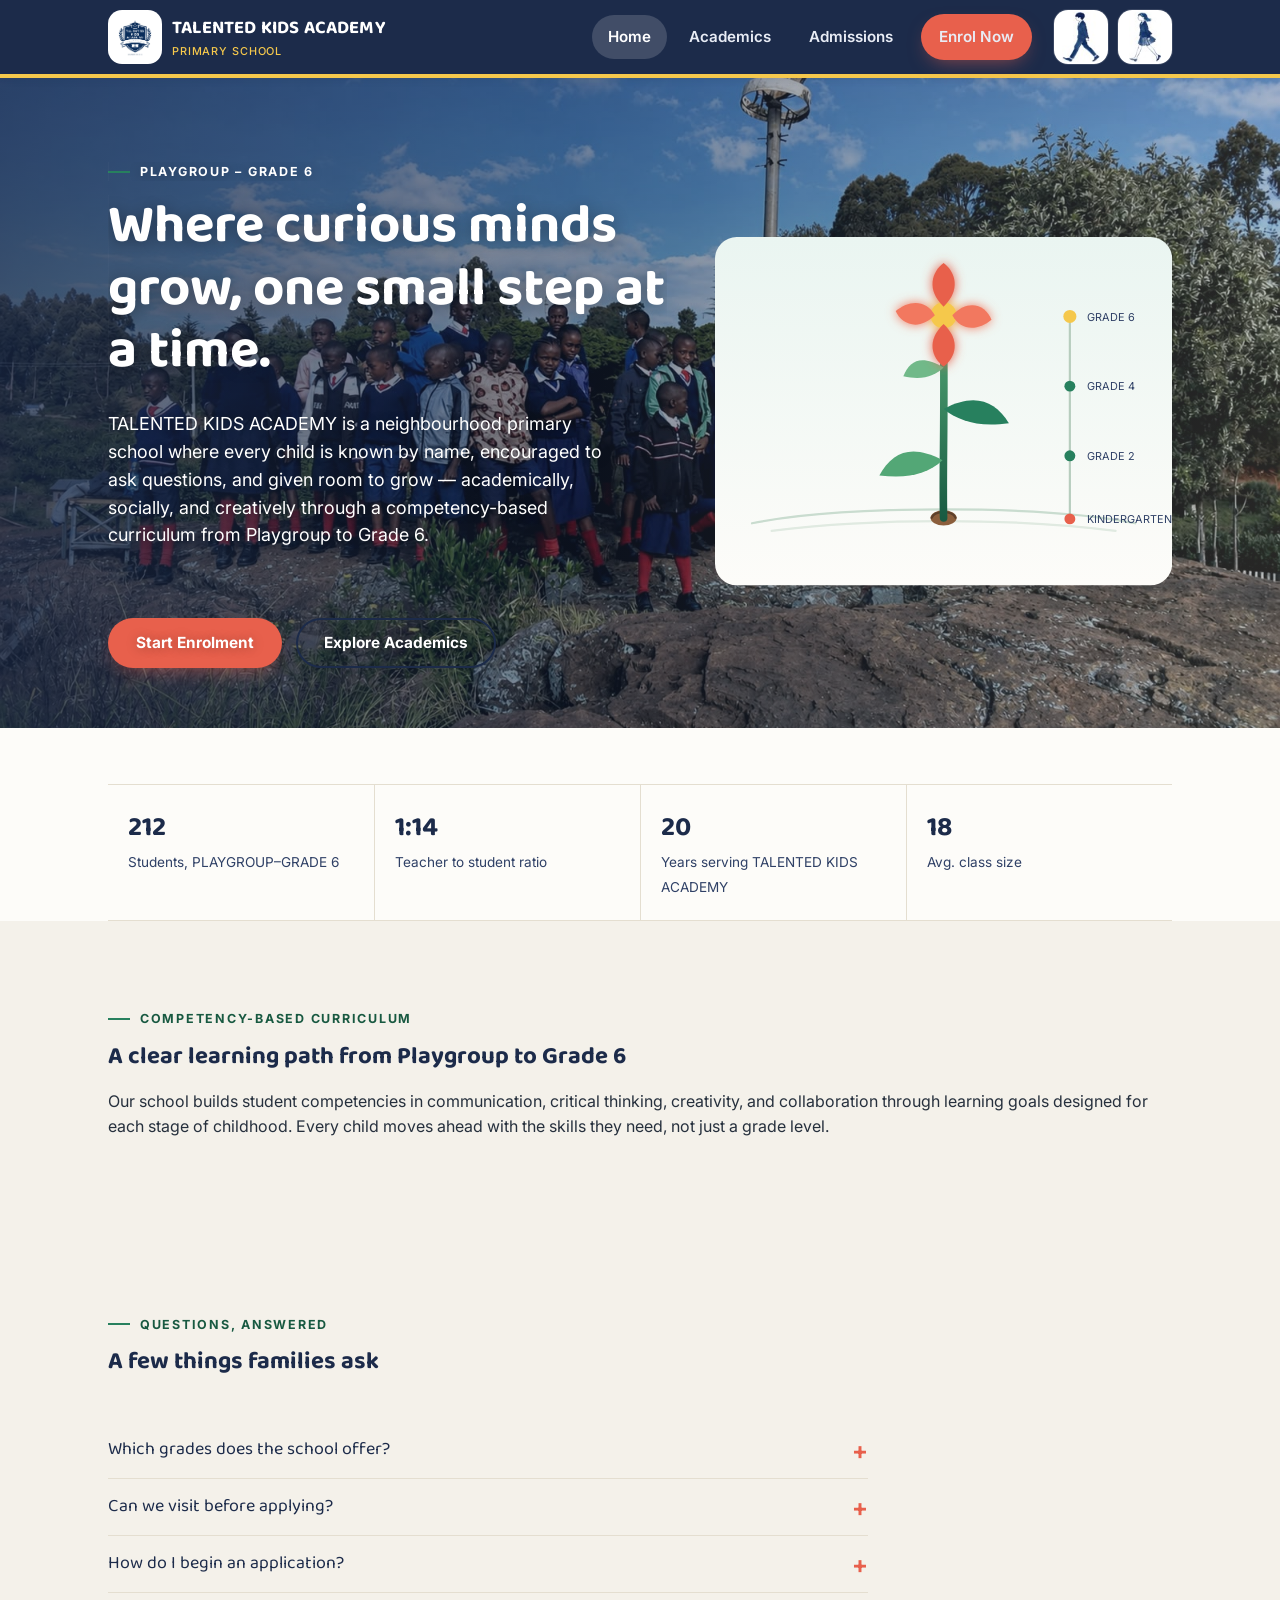
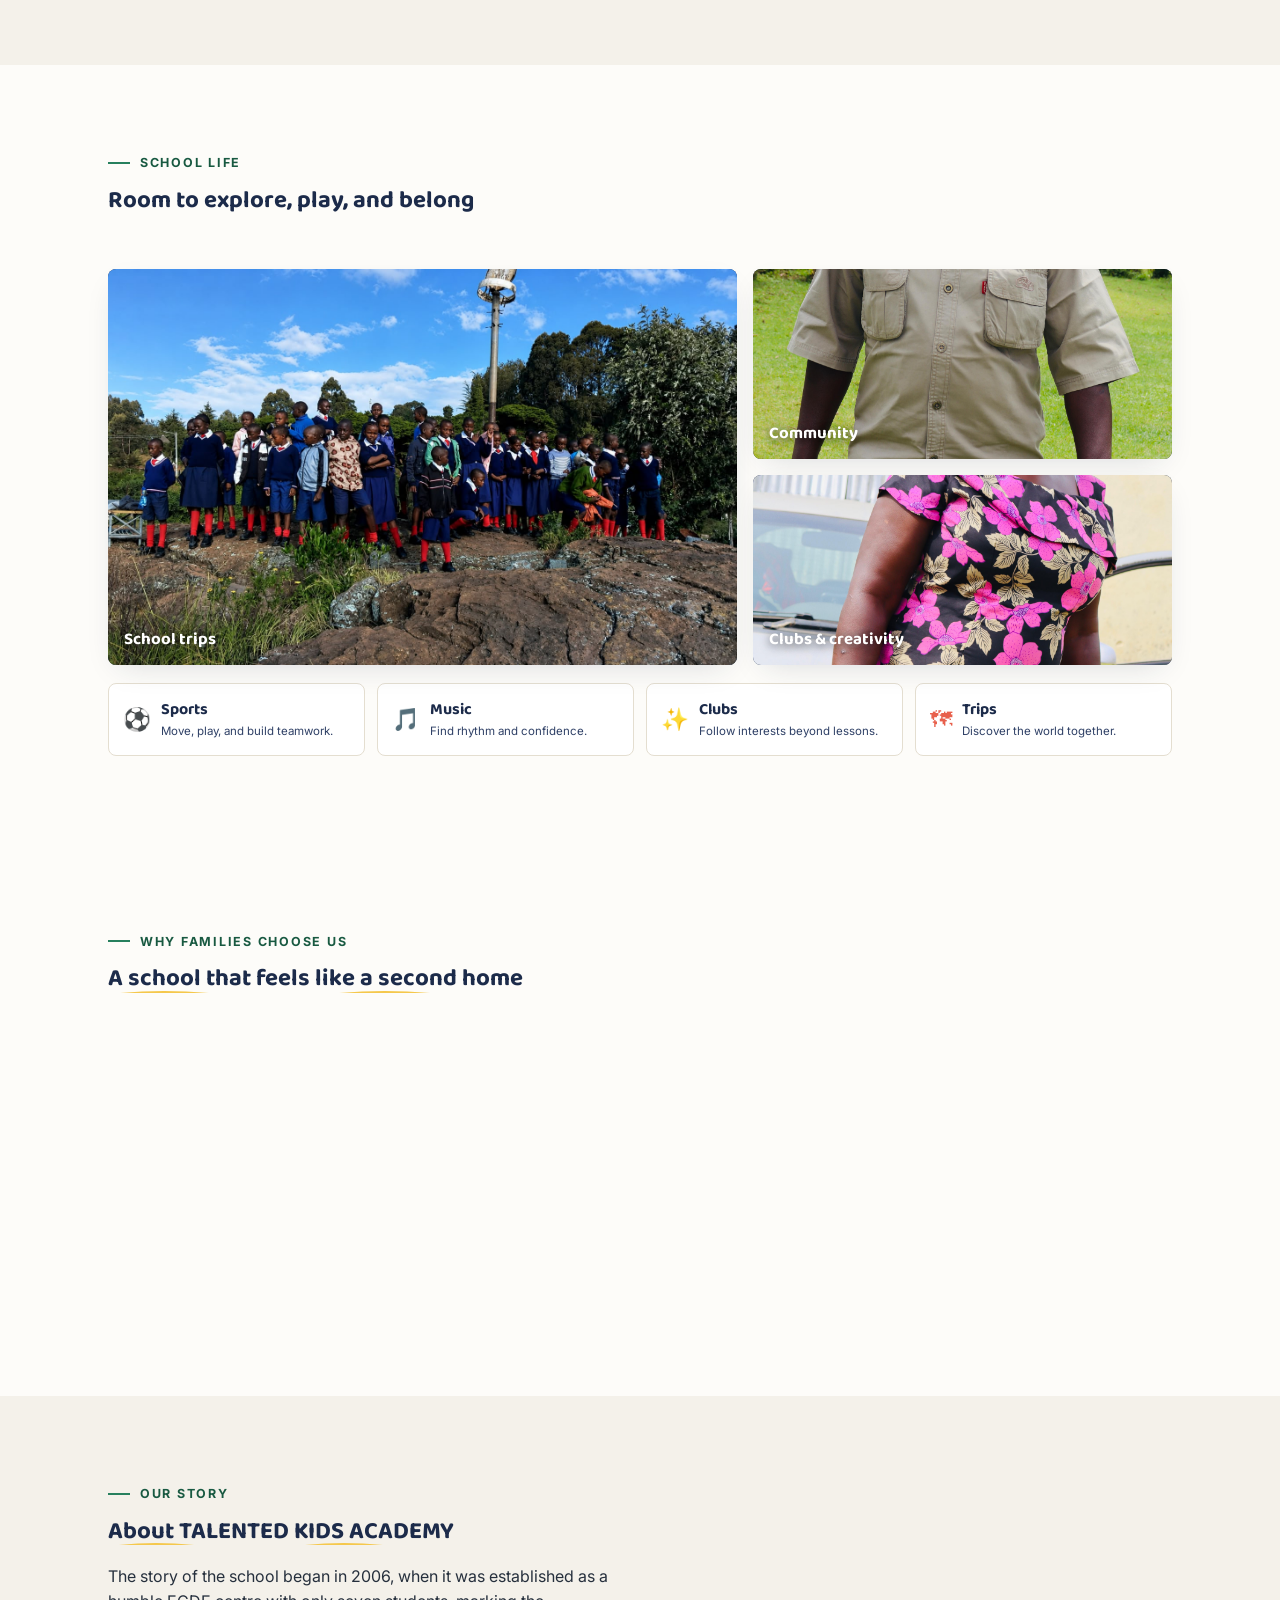
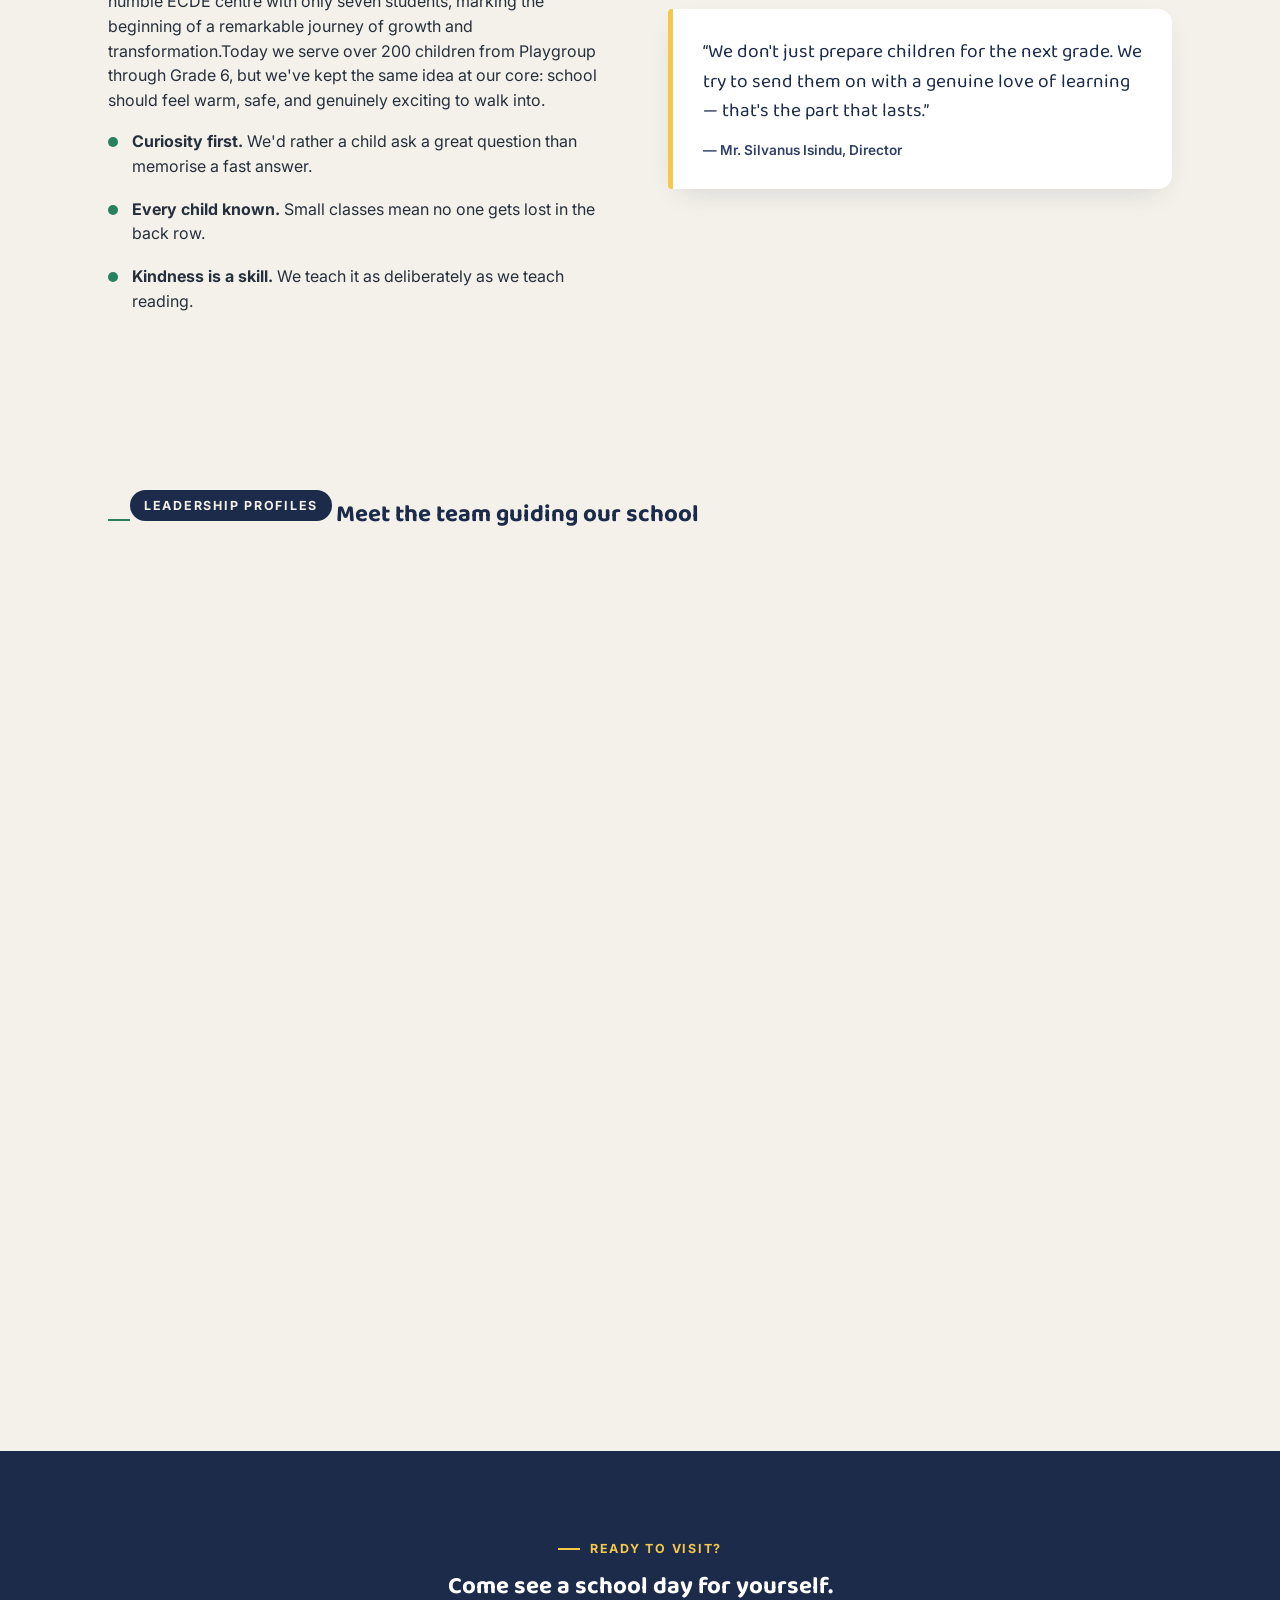
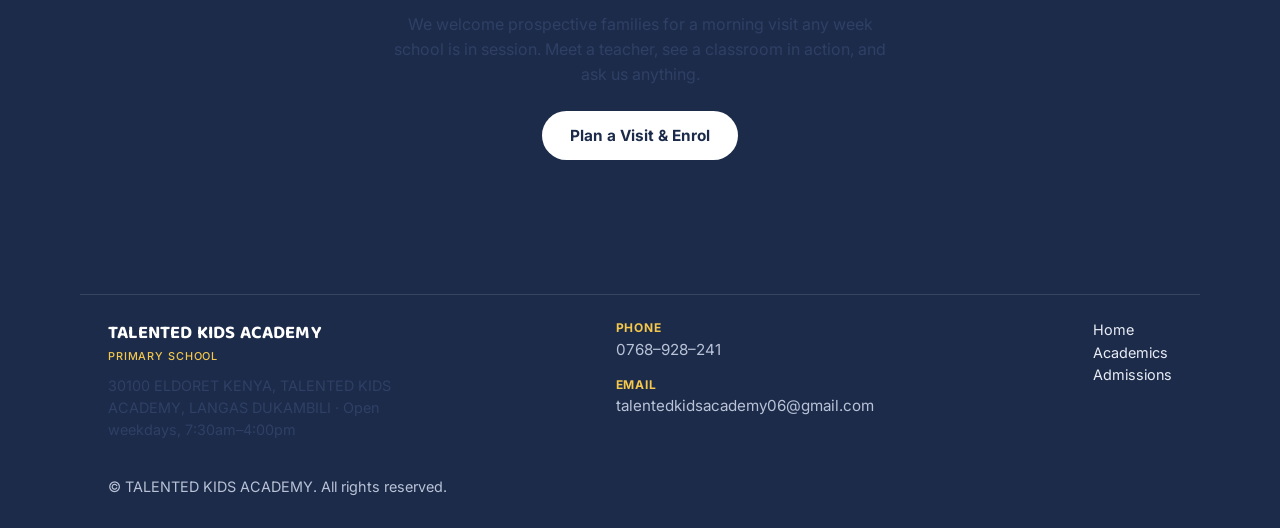
<file: index.html>
<!DOCTYPE html>
<html lang="en">
<head>
<meta charset="UTF-8">
<meta name="viewport" content="width=device-width, initial-scale=1.0">
<title>TALENTED KIDS ACADEMY | Primary School in Eldoret</title>
<link rel="preconnect" href="https://fonts.googleapis.com">
<link rel="preconnect" href="https://fonts.gstatic.com" crossorigin>
<link rel="stylesheet" href="https://fonts.googleapis.com/css2?family=Baloo+2:wght@500;600;700;800&family=Inter:wght@400;500;600;700&display=swap">
<link rel="stylesheet" href="style.css">
</head>
<body>

<nav class="nav">
  <div class="wrap">
    <a class="brand" href="index.html" aria-label="TALENTED KIDS ACADEMY home">
      <img src="TALENTED_KIDS_LOGO.png" alt="TALENTED KIDS ACADEMY logo" class="brand-mark">
      <span class="brand-name">TALENTED KIDS ACADEMY<span>Primary School</span></span>
    </a>
    <button class="nav-toggle" type="button" aria-label="Open navigation menu" aria-controls="primary-navigation" aria-expanded="false">&#9776;</button>
    <ul class="nav-links" id="primary-navigation">
      <li><a href="index.html" aria-current="page">Home</a></li>
      <li><a href="academics.html">Academics</a></li>
      <li><a href="admissions.html">Admissions</a></li>
      <li class="nav-cta"><a class="btn btn-primary" href="admissions.html">Enrol Now</a></li>
      <li class="nav-avatars">
        <img src="school_boy.jpg" alt="School boy">
        <img src="school_girl.jpg" alt="School girl">
      </li>
    </ul>
  </div>
</nav>

<!-- HERO -->
<header class="hero">
  <div class="hero-bg" aria-hidden="true">
    <img src="SCHOOL_TRIP.jpeg" alt="School trip background" fetchpriority="high" />
  </div>
  <div class="wrap">
    <div>
      <div class="eyebrow" style="color:#fff;">Playgroup &ndash; Grade 6</div>
      <h1 style="max-width:22ch;">Where curious minds grow, one small step at a time.</h1>
      <p class="hero-sub">TALENTED KIDS ACADEMY is a neighbourhood primary school where every child is known by name, encouraged to ask questions, and given room to grow — academically, socially, and creatively through a competency-based curriculum from Playgroup to Grade 6.</p>
      <p class="hero-motto">&ldquo;I am the head and not the tail.&rdquo; &mdash; Deuteronomy 28:13</p>
      <div class="hero-actions">
        <a class="btn btn-primary" href="admissions.html">Start Enrolment</a>
        <a class="btn btn-ghost" href="academics.html">Explore Academics</a>
      </div>
    </div>
    <div class="growth-line-wrap">
      <svg class="flower-illustration" viewBox="0 0 420 320" fill="none" xmlns="http://www.w3.org/2000/svg" role="img" aria-label="Animated illustration of a flower growing from a seed in Kindergarten to a bloom in Grade 6">
        <defs>
          <linearGradient id="flower-sky" x1="210" y1="0" x2="210" y2="320" gradientUnits="userSpaceOnUse">
            <stop stop-color="#EAF5F1"/>
            <stop offset="1" stop-color="#FDFCF9"/>
          </linearGradient>
          <linearGradient id="stem-green" x1="210" y1="262" x2="210" y2="75" gradientUnits="userSpaceOnUse">
            <stop stop-color="#185941"/>
            <stop offset="1" stop-color="#53A776"/>
          </linearGradient>
          <filter id="flower-glow" x="-50%" y="-50%" width="200%" height="200%">
            <feGaussianBlur stdDeviation="5" result="blur"/>
            <feMerge><feMergeNode in="blur"/><feMergeNode in="SourceGraphic"/></feMerge>
          </filter>
        </defs>
        <rect width="420" height="320" rx="20" fill="url(#flower-sky)"/>
        <path d="M34 263C118 246 302 246 386 263" stroke="#C9DCCF" stroke-width="2" stroke-linecap="round"/>
        <path d="M52 270C145 258 275 258 368 270" stroke="#E0EAE1" stroke-width="2" stroke-linecap="round"/>

        <g class="flower-stage flower-stage-seed">
          <ellipse cx="210" cy="258" rx="12" ry="7" fill="#8B5E3C"/>
          <path d="M199 258C202 251 218 251 221 258" stroke="#5D402C" stroke-width="2" stroke-linecap="round"/>
        </g>
        <path class="flower-stem" d="M210 258C209 220 211 166 210 93" stroke="url(#stem-green)" stroke-width="7" stroke-linecap="round"/>
        <path class="flower-leaf flower-leaf-left" d="M209 205C181 190 163 197 151 219C177 222 195 218 209 205Z" fill="#53A776"/>
        <path class="flower-leaf flower-leaf-right" d="M210 158C238 143 257 150 270 171C242 175 224 169 210 158Z" fill="#27805E"/>
        <path class="flower-leaf flower-leaf-top" d="M210 120C190 108 179 113 173 128C190 132 202 128 210 120Z" fill="#71B989"/>
        <g class="flower-bloom" filter="url(#flower-glow)">
          <circle cx="210" cy="72" r="12" fill="#F5C84C"/>
          <path class="flower-petal petal-top" d="M210 64C194 49 199 32 210 24C221 32 226 49 210 64Z" fill="#E8604C"/>
          <path class="flower-petal petal-right" d="M218 72C233 56 249 63 254 76C242 86 226 87 218 72Z" fill="#F2785F"/>
          <path class="flower-petal petal-bottom" d="M210 80C226 95 221 111 210 119C199 111 194 95 210 80Z" fill="#E8604C"/>
          <path class="flower-petal petal-left" d="M202 72C187 87 171 80 166 68C178 58 194 57 202 72Z" fill="#F2785F"/>
          <circle cx="210" cy="72" r="7" fill="#F5C84C"/>
        </g>

        <g class="flower-timeline" font-family="Inter, sans-serif">
          <path d="M326 259V73" stroke="#B7CDBE" stroke-width="2" stroke-linecap="round"/>
          <circle cx="326" cy="259" r="5" fill="#E8604C"/>
          <circle cx="326" cy="201" r="5" fill="#27805E"/>
          <circle cx="326" cy="137" r="5" fill="#27805E"/>
          <circle cx="326" cy="73" r="6" fill="#F5C84C"/>
          <text x="342" y="263" font-size="10" fill="#2F4066">KINDERGARTEN</text>
          <text x="342" y="205" font-size="10" fill="#2F4066">GRADE 2</text>
          <text x="342" y="141" font-size="10" fill="#2F4066">GRADE 4</text>
          <text x="342" y="77" font-size="10" fill="#2F4066">GRADE 6</text>
        </g>
      </svg>
    </div>
  </div>
</header>
  <div class="wrap">
    <div class="facts">
      <div class="fact"><strong data-count="212">212</strong><span>Students, PLAYGROUP&ndash;GRADE 6</span></div>
      <div class="fact"><strong data-count="14" data-prefix="1:">1:14</strong><span>Teacher to student ratio</span></div>
      <div class="fact"><strong data-count="20">20</strong><span>Years serving TALENTED KIDS ACADEMY</span></div>
      <div class="fact"><strong data-count="18">18</strong><span>Avg. class size</span></div>
    </div>
  </div>

<section class="section-dim">
  <div class="wrap">
    <div class="eyebrow">Competency-Based Curriculum</div>
    <h2 class="heading-flag">A clear learning path from Playgroup to Grade 6</h2>
    <p>Our school builds student competencies in communication, critical thinking, creativity, and collaboration through learning goals designed for each stage of childhood. Every child moves ahead with the skills they need, not just a grade level.</p>
  </div>
</section>

<section class="section-dim faq-section" id="faq">
  <div class="wrap">
    <div class="eyebrow">Questions, answered</div>
    <h2 class="heading-flag">A few things families ask</h2>
    <div class="faq-list">
      <details class="faq-item"><summary>Which grades does the school offer?</summary><p>We welcome learners from Playgroup through Grade 6, with age-appropriate learning goals at every stage.</p></details>
      <details class="faq-item"><summary>Can we visit before applying?</summary><p>Yes. Contact the admissions office to arrange a weekday morning visit and see a class in action.</p></details>
      <details class="faq-item"><summary>How do I begin an application?</summary><p>Complete the enquiry form on our Admissions page, then our team will follow up to arrange the next step.</p></details>
    </div>
  </div>
</section>

<section class="activities-section" id="activities">
  <div class="wrap">
    <div class="eyebrow">School life</div>
    <h2 class="heading-flag">Room to explore, play, and belong</h2>
    <div class="activity-gallery">
      <figure class="activity-feature reveal"><img src="SCHOOL_TRIP.jpeg" alt="Learners enjoying an outdoor school trip" loading="lazy"><figcaption>School trips</figcaption></figure>
      <figure class="activity-tile reveal" data-delay="1"><img src="DIRECTOR.jpeg" alt="School leadership supporting learners" loading="lazy"><figcaption>Community</figcaption></figure>
      <figure class="activity-tile reveal" data-delay="2"><img src="GENERAL_MANAGER.jpeg" alt="School community member" loading="lazy"><figcaption>Clubs &amp; creativity</figcaption></figure>
    </div>
    <div class="activity-list" aria-label="Activities at TALENTED KIDS ACADEMY">
      <div><span aria-hidden="true">&#9917;</span><strong>Sports</strong><small>Move, play, and build teamwork.</small></div>
      <div><span aria-hidden="true">&#127925;</span><strong>Music</strong><small>Find rhythm and confidence.</small></div>
      <div><span aria-hidden="true">&#10024;</span><strong>Clubs</strong><small>Follow interests beyond lessons.</small></div>
      <div><span aria-hidden="true">&#128506;</span><strong>Trips</strong><small>Discover the world together.</small></div>
    </div>
  </div>
</section>

<!-- TALENTED KIDS ACADEMY -->
<section>
  <div class="wrap">
    <div class="eyebrow">Why families choose us</div>
    <h2 class="heading-flag">A school that feels like a second home
      <svg viewBox="0 0 300 14" preserveAspectRatio="none"><path d="M2 8 Q40 2 80 8 T160 8 T240 8 T298 8"/></svg>
    </h2>
    <div class="card-grid">
      <div class="card reveal" data-delay="1">
        <div class="icon icon-leaf">&#127793;</div>
        <h3>Small class sizes</h3>
        <p>With about 18 children per classroom, teachers get to know how each child learns best &mdash; and adjust for it.</p>
      </div>
      <div class="card reveal" data-delay="2">
        <div class="icon icon-sun">&#9728;&#65039;</div>
        <h3>Play-based learning</h3>
        <p>Structured lessons are balanced with outdoor time, art, and hands-on projects, especially in the early grades.</p>
      </div>
      <div class="card reveal" data-delay="3">
        <div class="icon icon-poppy">&#129309;</div>
        <h3>A close community</h3>
        <p>Weekly assemblies, family workshops, and an open-door office mean parents are always part of school life.</p>
      </div>
    </div>
  </div>
</section>

<!-- ABOUT / MISSION -->
<section class="section-dim" id="about">
  <div class="wrap two-col">
    <div>
      <div class="eyebrow">Our story</div>
      <h2 class="heading-flag">About TALENTED KIDS ACADEMY
        <svg viewBox="0 0 220 14" preserveAspectRatio="none"><path d="M2 8 Q30 2 60 8 T120 8 T180 8 T218 8"/></svg>
      </h2>
      <p>The story of the school began in 2006, when it was established as a humble ECDE centre with only seven students, marking the beginning of a remarkable journey of growth and transformation.Today we serve over 200 children from Playgroup through Grade 6, but we've kept the same idea at our core: school should feel warm, safe, and genuinely exciting to walk into.</p>
      <ul class="value-list">
        <li><span class="dot"></span><div><strong>Curiosity first.</strong> We'd rather a child ask a great question than memorise a fast answer.</div></li>
        <li><span class="dot"></span><div><strong>Every child known.</strong> Small classes mean no one gets lost in the back row.</div></li>
        <li><span class="dot"></span><div><strong>Kindness is a skill.</strong> We teach it as deliberately as we teach reading.</div></li>
      </ul>
    </div>
    <div>
      <div class="quote-block">
        &ldquo;We don't just prepare children for the next grade. We try to send them on with a genuine love of learning &mdash; that's the part that lasts.&rdquo;
        <cite>&mdash; Mr. Silvanus Isindu, Director</cite>
      </div>
    </div>
  </div>
</section>

<section class="section-dim" id="leadership-upload">
  <div class="wrap">
    <div class="eyebrow leadership-highlight"><span>Leadership profiles</span></div>
    <h2 class="heading-flag">Meet the team guiding our school</h2>
    <div class="upload-grid">
      <figure class="leader-profile reveal" data-delay="1">
        <img src="DIRECTOR.jpeg" alt="Mr. Silvanus Isindu, Director of TALENTED KIDS ACADEMY" loading="lazy">
        <figcaption><span>Director</span><strong>Mr. Silvanus Isindu</strong></figcaption>
      </figure>
      <figure class="leader-profile reveal" data-delay="2">
        <img src="GENERAL_MANAGER.jpeg" alt="General Manager of TALENTED KIDS ACADEMY" loading="lazy">
        <figcaption><span>General Manager</span><strong>Mrs. Beatrice Isindu</strong></figcaption>
      </figure>
    </div>
  </div>
</section>

<!-- CTA -->
<section class="section-ink">
  <div class="wrap center">
    <div class="eyebrow" style="justify-content:center;">Ready to visit?</div>
    <h2>Come see a school day for yourself.</h2>
    <p class="muted" style="max-width:50ch; margin:0 auto 24px;">We welcome prospective families for a morning visit any week school is in session. Meet a teacher, see a classroom in action, and ask us anything.</p>
    <a class="btn btn-light" href="admissions.html">Plan a Visit &amp; Enrol</a>
  </div>
</section>

<footer>
  <div class="wrap">
    <div>
      <div class="brand-name" style="color:#fff;">TALENTED KIDS ACADEMY<span style="color:var(--sunbeam);">Primary School</span></div>
      <p class="muted" style="margin-top:10px; max-width:32ch;">30100 ELDORET KENYA, TALENTED KIDS ACADEMY, LANGAS DUKAMBILI &middot; Open weekdays, 7:30am&ndash;4:00pm</p>
    </div>
    <div>
      <div class="contact-line"><div><strong>Phone</strong><a href="tel:+254768928241">0768&ndash;928&ndash;241</a></div></div>
      <div class="contact-line"><div><strong>Email</strong><a href="mailto:talentedkidsacademy06@gmail.com">talentedkidsacademy06@gmail.com</a></div></div>
    </div>
    <div>
      <a href="index.html">Home</a><br>
      <a href="academics.html">Academics</a><br>
      <a href="admissions.html">Admissions</a>
    </div>
  </div>
  <div class="wrap" style="border-top:none; margin-top:20px; padding-top:0;">
    &copy; TALENTED KIDS ACADEMY. All rights reserved.
  </div>
</footer>

<div class="mobile-contact-bar" aria-label="Quick contact actions">
  <a href="tel:+254768928241"><span aria-hidden="true">&#9742;</span>Call</a>
  <a href="https://wa.me/254768928241" target="_blank" rel="noopener"><span aria-hidden="true">&#9993;</span>WhatsApp</a>
  <a href="admissions.html#application"><span aria-hidden="true">&#8599;</span>Enrol</a>
</div>

<script src="main.js"></script>
</body>
</html>
</file>
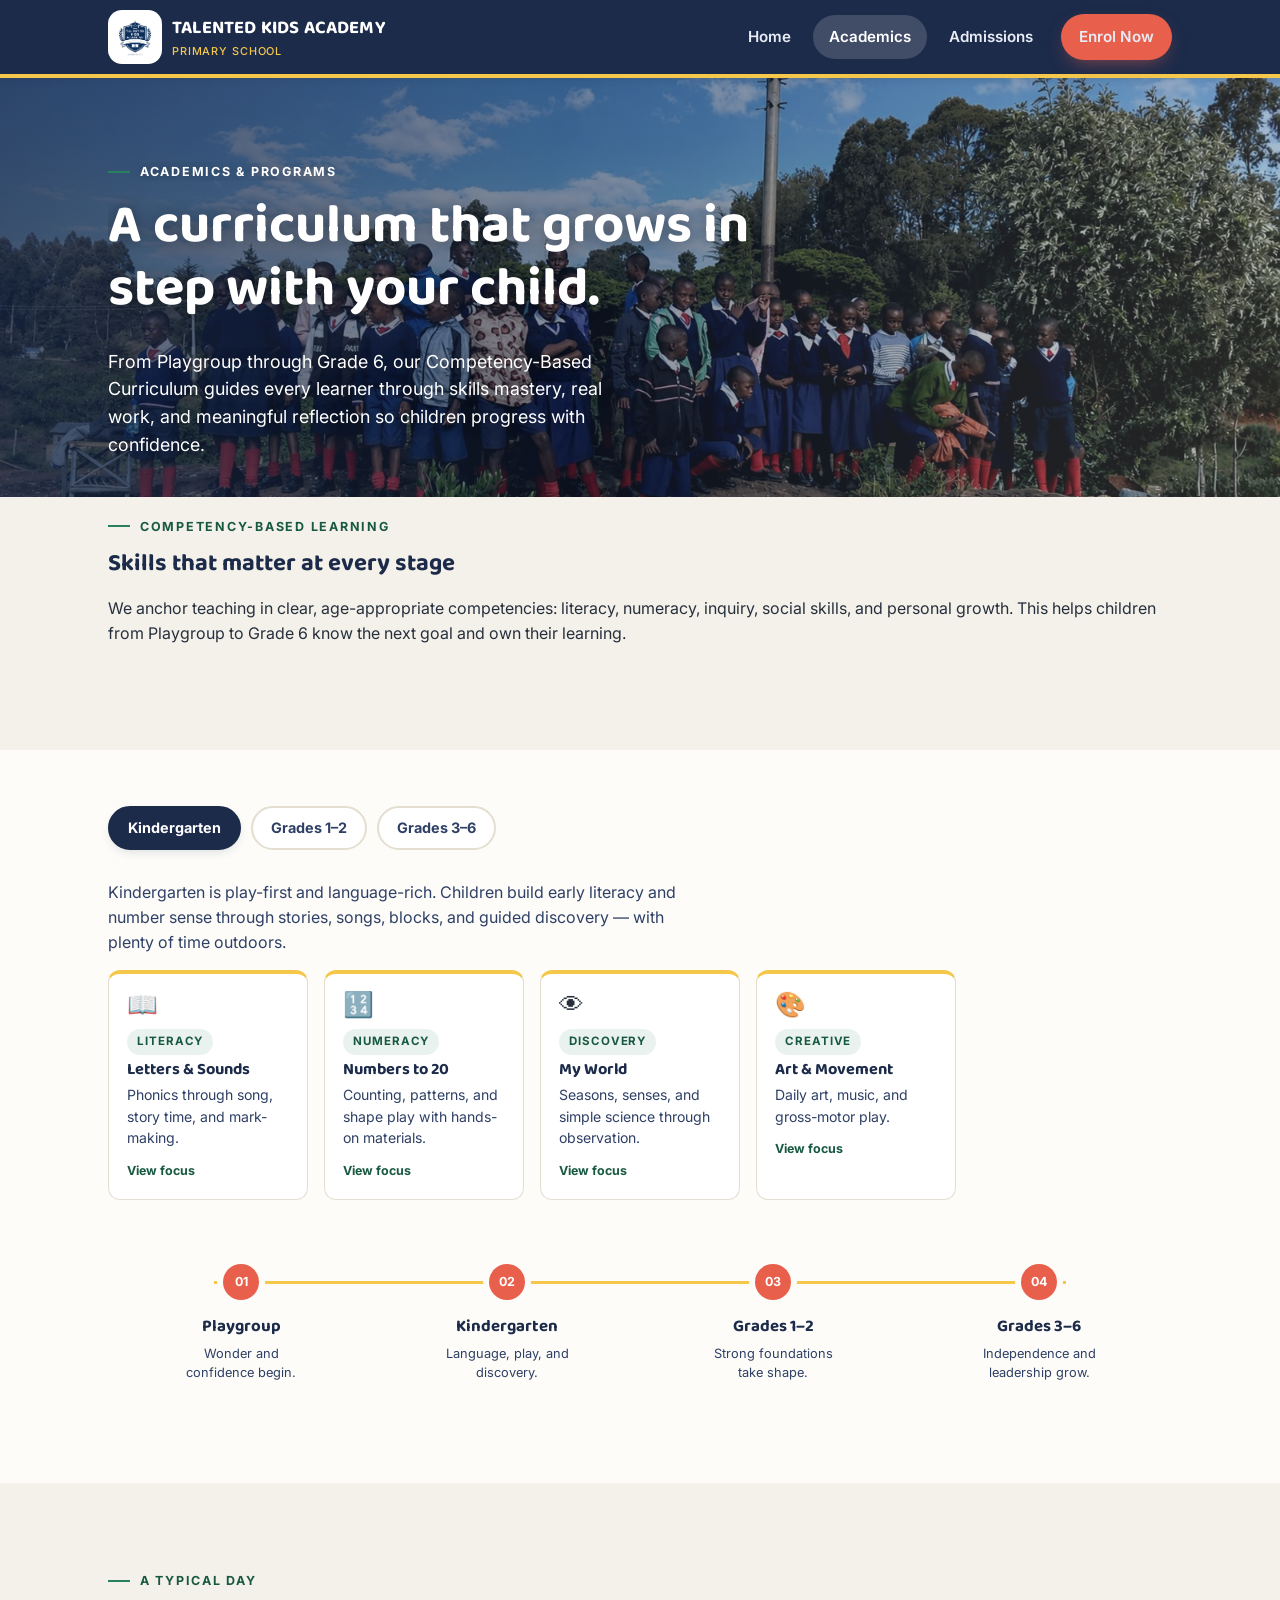
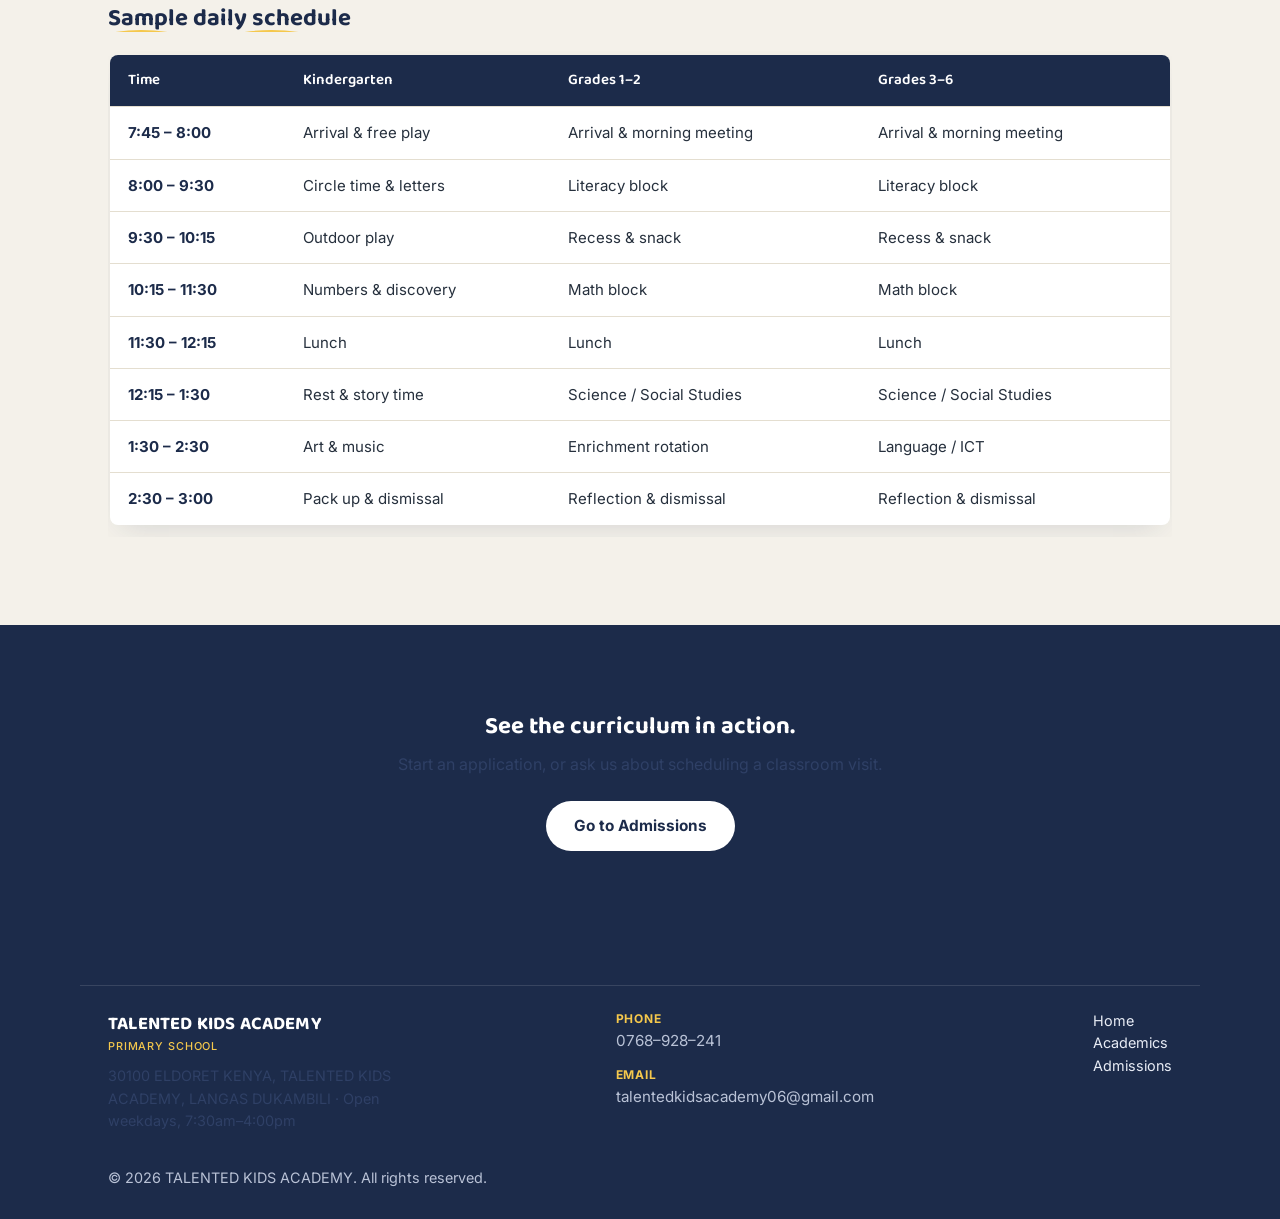
<file: academics.html>
<!DOCTYPE html>
<html lang="en">
<head>
<meta charset="UTF-8">
<meta name="viewport" content="width=device-width, initial-scale=1.0">
<title>Academics &amp; Programs &mdash; TALENTED KIDS ACADEMY</title>
<link rel="preconnect" href="https://fonts.googleapis.com">
<link rel="preconnect" href="https://fonts.gstatic.com" crossorigin>
<link rel="stylesheet" href="https://fonts.googleapis.com/css2?family=Baloo+2:wght@500;600;700;800&family=Inter:wght@400;500;600;700&display=swap">
<link rel="stylesheet" href="style.css">
</head>
<body>

<nav class="nav">
  <div class="wrap">
    <a class="brand" href="index.html" aria-label="TALENTED KIDS ACADEMY home">
      <img src="TALENTED KIDS LOGO.png" alt="TALENTED KIDS ACADEMY logo" class="brand-mark">
      <span class="brand-name">TALENTED KIDS ACADEMY<span>Primary School</span></span>
    </a>
    <button class="nav-toggle" type="button" aria-label="Open navigation menu" aria-controls="primary-navigation" aria-expanded="false">&#9776;</button>
    <ul class="nav-links" id="primary-navigation">
      <li><a href="index.html">Home</a></li>
      <li><a href="academics.html" aria-current="page">Academics</a></li>
      <li><a href="admissions.html">Admissions</a></li>
      <li class="nav-cta"><a class="btn btn-primary" href="admissions.html">Enrol Now</a></li>
    </ul>
  </div>
</nav>

<header class="hero" style="padding-bottom:20px;">
  <div class="hero-bg" aria-hidden="true">
    <img src="SCHOOL TRIP.jpeg" alt="">
  </div>
  <div class="wrap" style="grid-template-columns:1fr;">
    <div>
      <div class="eyebrow" style="color:#fff;">Academics &amp; Programs</div>
      <h1 style="max-width:20ch; color:#fff; text-shadow:0 2px 18px rgba(0,0,0,0.42);">A curriculum that grows in step with your child.</h1>
      <p class="hero-sub" style="color:#fff; text-shadow:0 2px 16px rgba(0,0,0,0.4);">From Playgroup through Grade 6, our Competency-Based Curriculum guides every learner through skills mastery, real work, and meaningful reflection so children progress with confidence.</p>
    </div>
  </div>
</header>

<section class="section-dim" style="padding-top:20px;">
  <div class="wrap">
    <div class="eyebrow">Competency-Based Learning</div>
    <h2 class="heading-flag">Skills that matter at every stage</h2>
    <p>We anchor teaching in clear, age-appropriate competencies: literacy, numeracy, inquiry, social skills, and personal growth. This helps children from Playgroup to Grade 6 know the next goal and own their learning.</p>
  </div>
</section>

<section style="padding-top:20px;">
  <div class="wrap">
    <div class="band-tabs" role="tablist" aria-label="Grade bands">
      <button class="band-tab" id="tab-k" role="tab" aria-selected="true" aria-controls="panel-k" data-target="panel-k">Kindergarten</button>
      <button class="band-tab" id="tab-lower" role="tab" aria-selected="false" aria-controls="panel-lower" data-target="panel-lower">Grades 1&ndash;2</button>
      <button class="band-tab" id="tab-upper" role="tab" aria-selected="false" aria-controls="panel-upper" data-target="panel-upper">Grades 3&ndash;6</button>
    </div>

    <div id="panel-k" class="band-panel active" role="tabpanel" aria-labelledby="tab-k">
      <p class="muted" style="max-width:60ch;">Kindergarten is play-first and language-rich. Children build early literacy and number sense through stories, songs, blocks, and guided discovery &mdash; with plenty of time outdoors.</p>
      <div class="subject-grid">
        <div class="subject-chip reveal"><div class="tag">Literacy</div><h4>Letters &amp; Sounds</h4><p>Phonics through song, story time, and mark-making.</p></div>
        <div class="subject-chip reveal"><div class="tag">Numeracy</div><h4>Numbers to 20</h4><p>Counting, patterns, and shape play with hands-on materials.</p></div>
        <div class="subject-chip reveal"><div class="tag">Discovery</div><h4>My World</h4><p>Seasons, senses, and simple science through observation.</p></div>
        <div class="subject-chip reveal"><div class="tag">Creative</div><h4>Art &amp; Movement</h4><p>Daily art, music, and gross-motor play.</p></div>
      </div>
    </div>

    <div id="panel-lower" class="band-panel" role="tabpanel" aria-labelledby="tab-lower" hidden>
      <p class="muted" style="max-width:60ch;">Grades 1&ndash;2 introduce structured literacy and math blocks, while keeping mornings hands-on and afternoons open for art, music, and outdoor learning.</p>
      <div class="subject-grid">
        <div class="subject-chip reveal"><div class="tag">Literacy</div><h4>Reading &amp; Writing</h4><p>Guided reading groups and daily independent writing.</p></div>
        <div class="subject-chip reveal"><div class="tag">Numeracy</div><h4>Addition &amp; Place Value</h4><p>Mental math strategies alongside concrete manipulatives.</p></div>
        <div class="subject-chip reveal"><div class="tag">Science</div><h4>Living Things</h4><p>Simple experiments and a class garden plot each spring.</p></div>
        <div class="subject-chip reveal"><div class="tag">Social Studies</div><h4>Our Community</h4><p>Maps, neighbourhoods, and local field trips.</p></div>
        <div class="subject-chip reveal"><div class="tag">Enrichment</div><h4>Music &amp; PE</h4><p>Two sessions weekly of each, plus weekly library time.</p></div>
      </div>
    </div>

    <div id="panel-upper" class="band-panel" role="tabpanel" aria-labelledby="tab-upper" hidden>
      <p class="muted" style="max-width:60ch;">Grades 3&ndash;6 build toward middle school readiness: longer projects, more independent research, and an introduction to a second language.</p>
      <div class="subject-grid">
        <div class="subject-chip reveal"><div class="tag">Literacy</div><h4>Reading &amp; Composition</h4><p>Novel studies, essay structure, and peer editing.</p></div>
        <div class="subject-chip reveal"><div class="tag">Numeracy</div><h4>Fractions to Pre-Algebra</h4><p>Problem-solving blocks with weekly math challenges.</p></div>
        <div class="subject-chip reveal"><div class="tag">Science</div><h4>Investigations</h4><p>Hypothesis-driven projects, culminating in a spring science fair.</p></div>
        <div class="subject-chip reveal"><div class="tag">Language</div><h4>Fluent English</h4><p>Conversational English, three sessions a week.</p></div>
        <div class="subject-chip reveal"><div class="tag">Enrichment</div><h4>Art, Music &amp; ICT</h4><p>Rotating enrichment blocks plus a Grade 5 coding unit.</p></div>
        <div class="subject-chip reveal"><div class="tag">Leadership</div><h4>Grade 6 Projects</h4><p>Independent projects that build responsibility, research, and presentation skills.</p></div>
      </div>
    </div>

    <div class="learning-timeline" aria-label="Learning journey from Playgroup to Grade 6">
      <div class="timeline-item"><span>01</span><strong>Playgroup</strong><p>Wonder and confidence begin.</p></div>
      <div class="timeline-item"><span>02</span><strong>Kindergarten</strong><p>Language, play, and discovery.</p></div>
      <div class="timeline-item"><span>03</span><strong>Grades 1&ndash;2</strong><p>Strong foundations take shape.</p></div>
      <div class="timeline-item"><span>04</span><strong>Grades 3&ndash;6</strong><p>Independence and leadership grow.</p></div>
    </div>
  </div>
</section>

<section class="section-dim">
  <div class="wrap">
    <div class="eyebrow">A typical day</div>
    <h2 class="heading-flag">Sample daily schedule
      <svg viewBox="0 0 260 14" preserveAspectRatio="none"><path d="M2 8 Q35 2 70 8 T140 8 T210 8 T258 8"/></svg>
    </h2>
    <div class="schedule-wrap"><table class="schedule">
      <thead>
        <tr><th>Time</th><th>Kindergarten</th><th>Grades 1&ndash;2</th><th>Grades 3&ndash;6</th></tr>
      </thead>
      <tbody>
        <tr><td>7:45 &ndash; 8:00</td><td>Arrival &amp; free play</td><td>Arrival &amp; morning meeting</td><td>Arrival &amp; morning meeting</td></tr>
        <tr><td>8:00 &ndash; 9:30</td><td>Circle time &amp; letters</td><td>Literacy block</td><td>Literacy block</td></tr>
        <tr><td>9:30 &ndash; 10:15</td><td>Outdoor play</td><td>Recess &amp; snack</td><td>Recess &amp; snack</td></tr>
        <tr><td>10:15 &ndash; 11:30</td><td>Numbers &amp; discovery</td><td>Math block</td><td>Math block</td></tr>
        <tr><td>11:30 &ndash; 12:15</td><td>Lunch</td><td>Lunch</td><td>Lunch</td></tr>
        <tr><td>12:15 &ndash; 1:30</td><td>Rest &amp; story time</td><td>Science / Social Studies</td><td>Science / Social Studies</td></tr>
        <tr><td>1:30 &ndash; 2:30</td><td>Art &amp; music</td><td>Enrichment rotation</td><td>Language / ICT</td></tr>
        <tr><td>2:30 &ndash; 3:00</td><td>Pack up &amp; dismissal</td><td>Reflection &amp; dismissal</td><td>Reflection &amp; dismissal</td></tr>
      </tbody>
    </table></div>
  </div>
</section>

<section class="section-ink">
  <div class="wrap center">
    <h2>See the curriculum in action.</h2>
    <p class="muted" style="max-width:50ch; margin:0 auto 24px;">Start an application, or ask us about scheduling a classroom visit.</p>
    <a class="btn btn-light" href="admissions.html">Go to Admissions</a>
  </div>
</section>

<footer>
  <div class="wrap">
    <div>
      <div class="brand-name" style="color:#fff;">TALENTED KIDS ACADEMY<span style="color:var(--sunbeam);">Primary School</span></div>
      <p class="muted" style="margin-top:10px; max-width:32ch;">30100 ELDORET KENYA, TALENTED KIDS ACADEMY, LANGAS DUKAMBILI &middot; Open weekdays, 7:30am&ndash;4:00pm</p>
    </div>
    <div>
      <div class="contact-line"><div><strong>Phone</strong><a href="tel:+254768928241">0768&ndash;928&ndash;241</a></div></div>
      <div class="contact-line"><div><strong>Email</strong><a href="mailto:talentedkidsacademy06@gmail.com">talentedkidsacademy06@gmail.com</a></div></div>
    </div>
    <div>
      <a href="index.html">Home</a><br>
      <a href="academics.html">Academics</a><br>
      <a href="admissions.html">Admissions</a>
    </div>
  </div>
  <div class="wrap" style="border-top:none; margin-top:20px; padding-top:0;">
    &copy; 2026 TALENTED KIDS ACADEMY. All rights reserved.
  </div>
</footer>

<div class="mobile-contact-bar" aria-label="Quick contact actions">
  <a href="tel:+254768928241"><span aria-hidden="true">&#9742;</span>Call</a>
  <a href="https://wa.me/254768928241" target="_blank" rel="noopener"><span aria-hidden="true">&#9993;</span>WhatsApp</a>
  <a href="admissions.html#application"><span aria-hidden="true">&#8599;</span>Enrol</a>
</div>

<script src="main.js"></script>
</body>
</html>
</file>
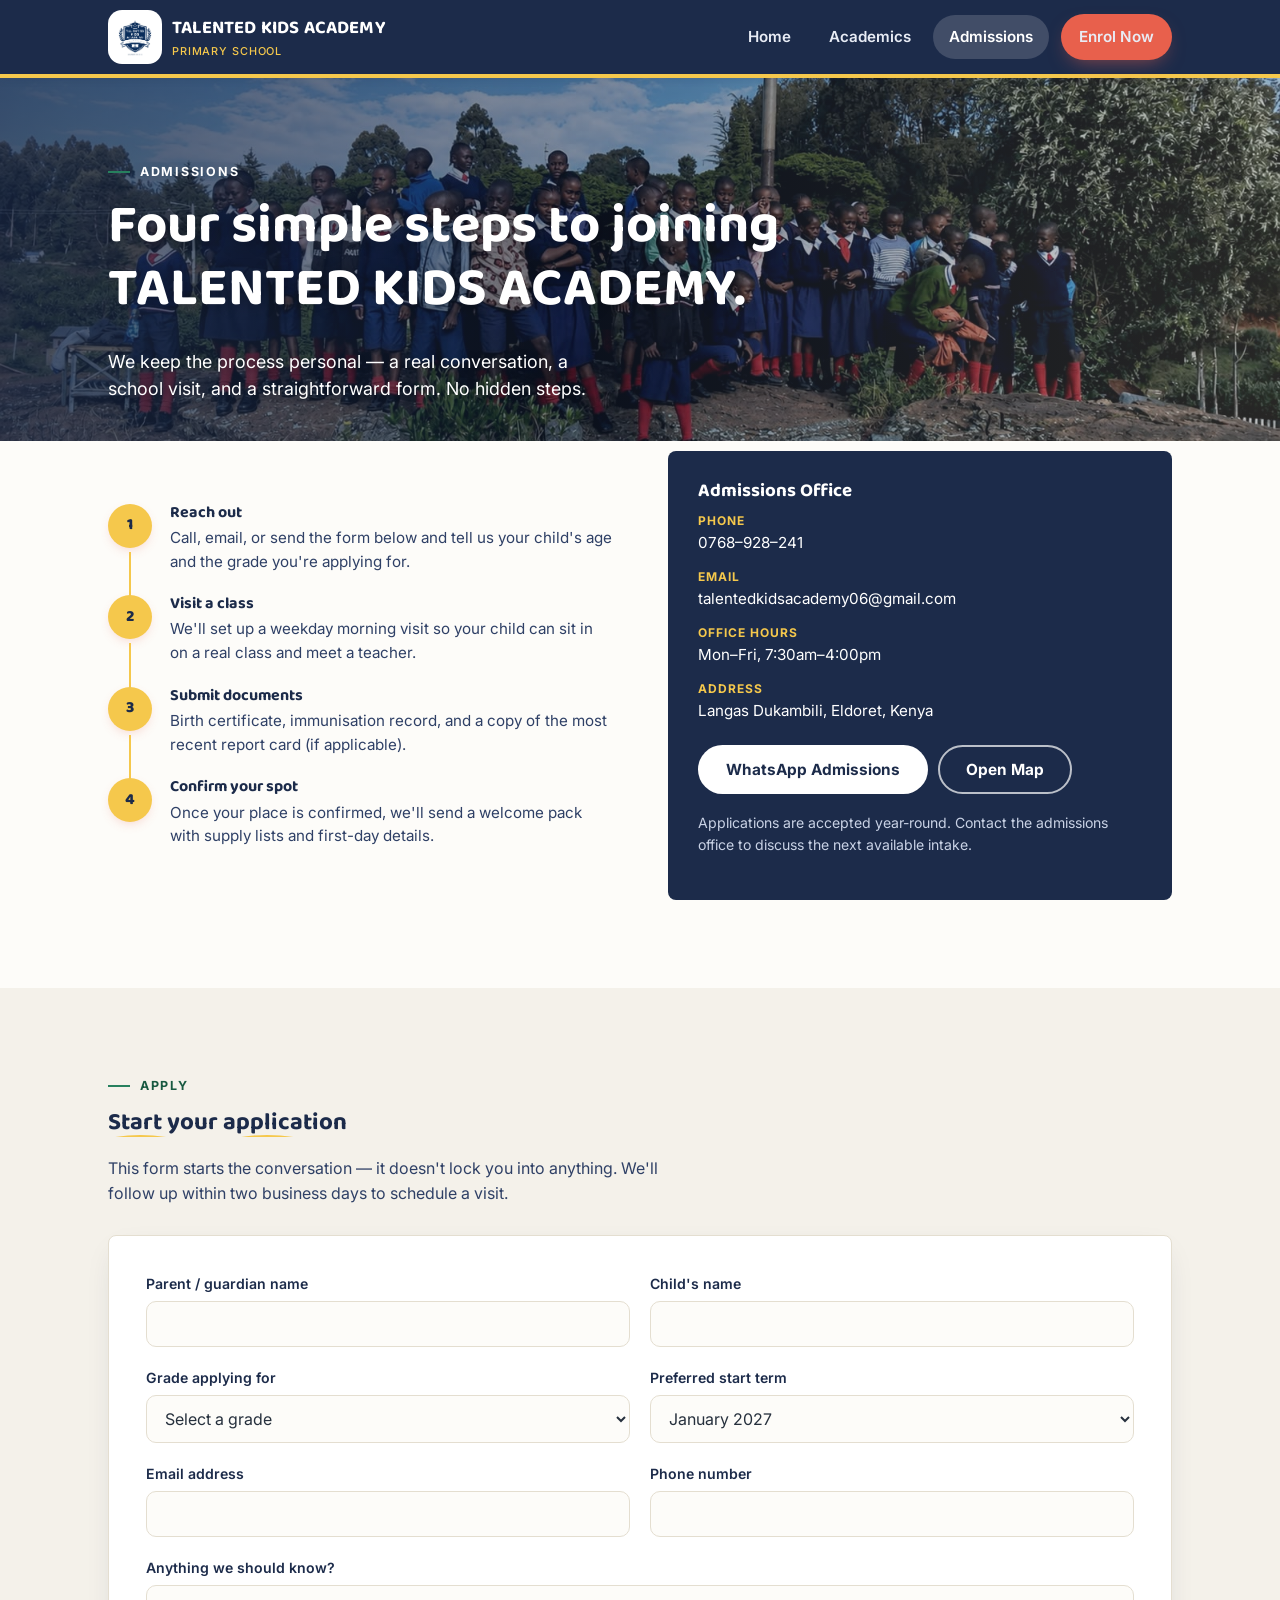
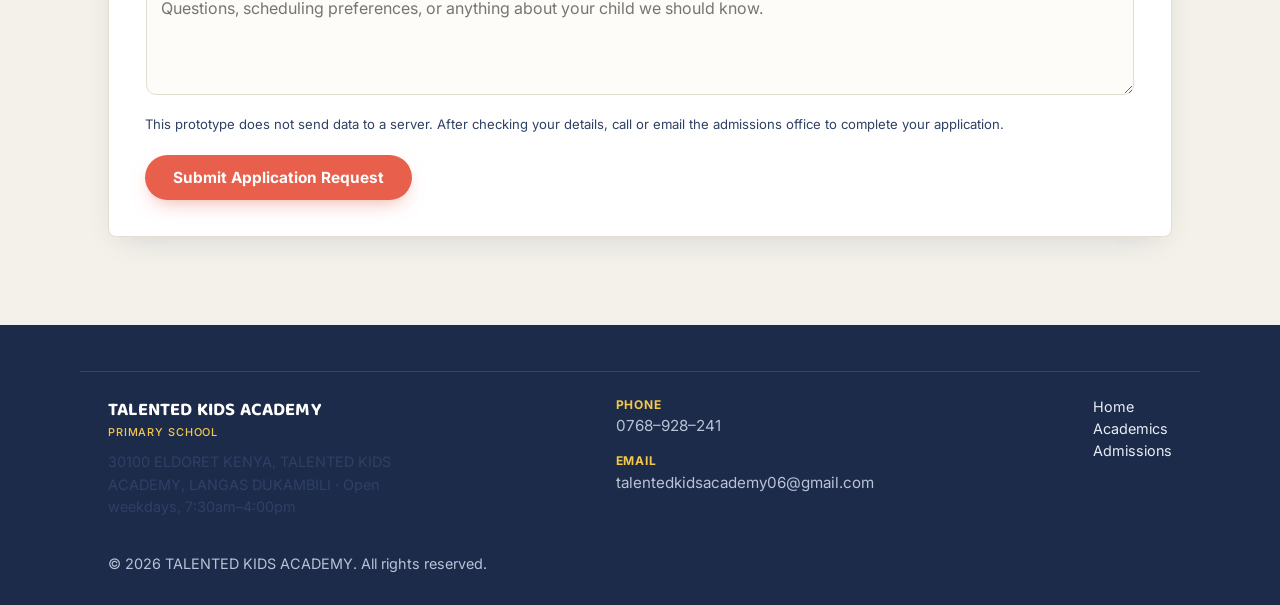
<file: admissions.html>
<!DOCTYPE html>
<html lang="en">
<head>
<meta charset="UTF-8">
<meta name="viewport" content="width=device-width, initial-scale=1.0">
<title>Admissions &mdash; TALENTED KIDS ACADEMY</title>
<link rel="preconnect" href="https://fonts.googleapis.com">
<link rel="preconnect" href="https://fonts.gstatic.com" crossorigin>
<link rel="stylesheet" href="https://fonts.googleapis.com/css2?family=Baloo+2:wght@500;600;700;800&family=Inter:wght@400;500;600;700&display=swap">
<link rel="stylesheet" href="style.css">
</head>
<body>

<nav class="nav">
  <div class="wrap">
    <a class="brand" href="index.html" aria-label="TALENTED KIDS ACADEMY home">
      <img src="TALENTED KIDS LOGO.png" alt="TALENTED KIDS ACADEMY logo" class="brand-mark">
      <span class="brand-name">TALENTED KIDS ACADEMY<span>Primary School</span></span>
    </a>
    <button class="nav-toggle" type="button" aria-label="Open navigation menu" aria-controls="primary-navigation" aria-expanded="false">&#9776;</button>
    <ul class="nav-links" id="primary-navigation">
      <li><a href="index.html">Home</a></li>
      <li><a href="academics.html">Academics</a></li>
      <li><a href="admissions.html" aria-current="page">Admissions</a></li>
      <li class="nav-cta"><a class="btn btn-primary" href="#application">Enrol Now</a></li>
    </ul>
  </div>
</nav>

<header class="hero hero-admissions" style="padding-bottom:20px;">
  <div class="hero-bg" aria-hidden="true"><img src="SCHOOL TRIP.jpeg" alt=""></div>
  <div class="wrap" style="grid-template-columns:1fr;">
    <div>
      <div class="eyebrow">Admissions</div>
      <h1 style="max-width:22ch;">Four simple steps to joining TALENTED KIDS ACADEMY.</h1>
      <p class="hero-sub">We keep the process personal &mdash; a real conversation, a school visit, and a straightforward form. No hidden steps.</p>
    </div>
  </div>
</header>

<section style="padding-top:10px;">
  <div class="wrap two-col">
    <div class="steps">
      <div class="step reveal" data-delay="1">
        <div class="step-num">1</div>
        <div><h4>Reach out</h4><p>Call, email, or send the form below and tell us your child's age and the grade you're applying for.</p></div>
      </div>
      <div class="step reveal" data-delay="2">
        <div class="step-num">2</div>
        <div><h4>Visit a class</h4><p>We'll set up a weekday morning visit so your child can sit in on a real class and meet a teacher.</p></div>
      </div>
      <div class="step reveal" data-delay="3">
        <div class="step-num">3</div>
        <div><h4>Submit documents</h4><p>Birth certificate, immunisation record, and a copy of the most recent report card (if applicable).</p></div>
      </div>
      <div class="step reveal" data-delay="4">
        <div class="step-num">4</div>
        <div><h4>Confirm your spot</h4><p>Once your place is confirmed, we'll send a welcome pack with supply lists and first-day details.</p></div>
      </div>
    </div>
    <div class="contact-card reveal">
      <h3>Admissions Office</h3>
      <div class="contact-line"><div><strong>Phone</strong><a href="tel:+254768928241">0768&ndash;928&ndash;241</a></div></div>
      <div class="contact-line"><div><strong>Email</strong><a href="mailto:talentedkidsacademy06@gmail.com">talentedkidsacademy06@gmail.com</a></div></div>
      <div class="contact-line"><div><strong>Office hours</strong>Mon&ndash;Fri, 7:30am&ndash;4:00pm</div></div>
      <div class="contact-line"><div><strong>Address</strong>Langas Dukambili, Eldoret, Kenya</div></div>
      <div class="contact-actions">
        <a class="btn btn-light" href="https://wa.me/254768928241?text=Hello%20Talented%20Kids%20Academy%2C%20I%20would%20like%20to%20ask%20about%20admissions." target="_blank" rel="noopener">WhatsApp Admissions</a>
        <a class="btn btn-ghost" href="https://www.google.com/maps/search/?api=1&query=Langas%20Dukambili%2C%20Eldoret%2C%20Kenya" target="_blank" rel="noopener">Open Map</a>
      </div>
      <p class="muted" style="margin-top:18px; color:#c9d2e5; font-size:.88rem;">Applications are accepted year-round. Contact the admissions office to discuss the next available intake.</p>
    </div>
  </div>
</section>

<section class="section-dim" id="application">
  <div class="wrap">
    <div class="eyebrow">Apply</div>
    <h2 class="heading-flag">Start your application
      <svg viewBox="0 0 240 14" preserveAspectRatio="none"><path d="M2 8 Q32 2 64 8 T128 8 T192 8 T238 8"/></svg>
    </h2>
    <p class="muted" style="max-width:56ch; margin-bottom:30px;">This form starts the conversation &mdash; it doesn't lock you into anything. We'll follow up within two business days to schedule a visit.</p>

    <div class="form-panel">
      <div id="form-success" class="form-success" role="status">Your enquiry is ready on this device. Please call or email the admissions office to complete your application.</div>

      <form id="admissions-form" novalidate>
        <div class="form-row">
          <div class="field reveal" data-delay="1">
            <label for="parent-name">Parent / guardian name</label>
            <input type="text" id="parent-name" name="parent-name" required autocomplete="name">
          </div>
          <div class="field reveal" data-delay="2">
            <label for="child-name">Child's name</label>
            <input type="text" id="child-name" name="child-name" required>
          </div>
        </div>

        <div class="form-row">
          <div class="field reveal" data-delay="3">
            <label for="grade">Grade applying for</label>
            <select id="grade" name="grade" required>
              <option value="" disabled selected>Select a grade</option>
              <option>Kindergarten</option>
              <option>Grade 1</option>
              <option>Grade 2</option>
              <option>Grade 3</option>
              <option>Grade 4</option>
              <option>Grade 5</option>
              <option>Grade 6</option>
            </select>
          </div>
          <div class="field reveal" data-delay="4">
            <label for="start-term">Preferred start term</label>
            <select id="start-term" name="start-term">
              <option>January 2027</option>
              <option>May 2027</option>
              <option>Not sure yet</option>
            </select>
          </div>
        </div>

        <div class="form-row">
          <div class="field reveal" data-delay="5">
            <label for="email">Email address</label>
            <input type="email" id="email" name="email" required autocomplete="email">
          </div>
          <div class="field reveal" data-delay="1">
            <label for="phone">Phone number</label>
            <input type="tel" id="phone" name="phone" autocomplete="tel">
          </div>
        </div>

        <div class="field reveal" data-delay="2">
          <label for="message">Anything we should know?</label>
          <textarea id="message" name="message" placeholder="Questions, scheduling preferences, or anything about your child we should know."></textarea>
        </div>
        <p class="form-note">This prototype does not send data to a server. After checking your details, call or email the admissions office to complete your application.</p>

        <div style="margin-top:20px;">
          <button type="submit" class="btn btn-primary">Submit Application Request</button>
        </div>
      </form>
    </div>
  </div>
</section>

<footer>
  <div class="wrap">
    <div>
      <div class="brand-name" style="color:#fff;">TALENTED KIDS ACADEMY<span style="color:var(--sunbeam);">Primary School</span></div>
      <p class="muted" style="margin-top:10px; max-width:32ch;">30100 ELDORET KENYA, TALENTED KIDS ACADEMY, LANGAS DUKAMBILI &middot; Open weekdays, 7:30am&ndash;4:00pm</p>
    </div>
    <div>
      <div class="contact-line"><div><strong>Phone</strong><a href="tel:+254768928241">0768&ndash;928&ndash;241</a></div></div>
      <div class="contact-line"><div><strong>Email</strong><a href="mailto:talentedkidsacademy06@gmail.com">talentedkidsacademy06@gmail.com</a></div></div>
    </div>
    <div>
      <a href="index.html">Home</a><br>
      <a href="academics.html">Academics</a><br>
      <a href="admissions.html">Admissions</a>
    </div>
  </div>
  <div class="wrap" style="border-top:none; margin-top:20px; padding-top:0;">
    &copy; 2026 TALENTED KIDS ACADEMY. All rights reserved.
  </div>
</footer>

<div class="mobile-contact-bar" aria-label="Quick contact actions">
  <a href="tel:+254768928241"><span aria-hidden="true">&#9742;</span>Call</a>
  <a href="https://wa.me/254768928241" target="_blank" rel="noopener"><span aria-hidden="true">&#9993;</span>WhatsApp</a>
  <a href="#application"><span aria-hidden="true">&#8599;</span>Enrol</a>
</div>

<script src="main.js"></script>
</body>
</html>
</file>
<file: style.css>
/* ============================================================
   TALENTED KIDS ACADEMY shared styles
   Palette: Ink Navy / Paper White / Leaf Green / Poppy Red / Sun Yellow
   Type: Baloo 2 (display) + Inter (body/utility)
   Signature: the "growth line" — a single rising hand-drawn stroke
   ============================================================ */

/* Baloo 2 + Inter are now loaded via <link rel="preconnect"> + <link rel="stylesheet">
   in each page's <head> instead of @import, so the font request starts as soon as the
   HTML is parsed rather than waiting for this stylesheet to download first. */

:root{
  --ink:        #1c2b4a;
  --ink-soft:   #2f4066;
  --paper:      #fdfcf9;
  --paper-dim:  #f4f1ea;
  --leaf:       #27805e;
  --leaf-dark:  #185941;
  --sunbeam:    #f5c84c;
  --poppy:      #e8604c;
  --charcoal:   #26303d;
  --line:       #e4ded0;

  --display: 'Baloo 2', ui-rounded, system-ui, sans-serif;
  --body: 'Inter', system-ui, -apple-system, sans-serif;

  --radius: 8px;
  --shadow: 0 10px 30px -12px rgba(28,43,74,0.18);
  --max: 1120px;
}

*{ box-sizing: border-box; }
html{ scroll-behavior: smooth; }
body{
  margin:0;
  font-family: var(--body);
  color: var(--charcoal);
  background: var(--paper);
  line-height: 1.55;
  -webkit-font-smoothing: antialiased;
}
img{ max-width:100%; display:block; }
a{ color: inherit; }
h1,h2,h3,h4{
  font-family: var(--display);
  color: var(--ink);
  line-height: 1.15;
  margin: 0 0 .5em;
}
p{ margin: 0 0 1em; }
.wrap{
  max-width: var(--max);
  margin: 0 auto;
  padding: 0 28px;
}
section{ padding: 88px 0; }
@media (max-width: 720px){
  section{ padding: 56px 0; }
  
  /* Reduce motion on mobile for performance */
  * {
    animation-duration: 0.4s !important;
  }
  
  .hero h1,
  .hero-sub,
  .hero-actions {
    animation-duration: 0.5s !important;
  }
}

/* ---------- Signature: growth-line underline ---------- */
.heading-flag{ position: relative; display:inline-block; }
.heading-flag svg{
  position:absolute;
  left:0; bottom:-10px;
  width:100%; height:14px;
  overflow:visible;
}
.heading-flag path{
  fill:none;
  stroke: var(--sunbeam);
  stroke-width:6;
  stroke-linecap:round;
}
.eyebrow{
  font-family: var(--body);
  font-weight:700;
  font-size: 0.78rem;
  letter-spacing: .14em;
  text-transform: uppercase;
  color: var(--leaf-dark);
  display:flex;
  align-items:center;
  gap:10px;
  margin-bottom: 14px;
}
.eyebrow::before{
  content:"";
  width:22px; height:2px;
  background: var(--leaf);
  display:inline-block;
}
.leadership-highlight{
  position: relative;
  display: inline-block;
}
.leadership-highlight span{
  position: relative;
  z-index: 1;
  display: inline-flex;
  align-items: center;
  justify-content: center;
  padding: 6px 14px;
  border-radius: 999px;
  background: var(--ink);
  color: #f2f0e8;
  overflow: hidden;
}
.leadership-highlight span::after{
  content: "";
  position: absolute;
  top: 0;
  left: -120%;
  width: 90%;
  height: 100%;
  background: linear-gradient(120deg, transparent 0%, rgba(255,255,255,0.24) 50%, transparent 100%);
  transform: skewX(-18deg);
}

/* ---------- Buttons ---------- */
.btn{
  display:inline-flex;
  align-items:center;
  gap:8px;
  font-family: var(--body);
  font-weight:700;
  font-size: .96rem;
  min-height:44px;
  padding: 11px 26px;
  border-radius: 999px;
  text-decoration:none;
  border: 2px solid transparent;
  cursor:pointer;
  transition: transform .15s ease, box-shadow .15s ease, background .15s ease;
}
.btn:focus-visible{ outline: 3px solid var(--ink); outline-offset:3px; }
.btn-primary{
  background: var(--poppy);
  color: #fff;
  box-shadow: 0 8px 20px -8px rgba(232,96,76,0.6);
}
.btn-primary:hover{ transform: translateY(-2px); box-shadow: 0 12px 24px -8px rgba(232,96,76,0.7); }
.btn-ghost{
  background: transparent;
  border-color: var(--ink);
  color: var(--ink);
}
.btn-ghost:hover{ background: var(--ink); color:#fff; }
.btn-light{
  background: #fff;
  color: var(--ink);
}
.btn-light:hover{ transform: translateY(-2px); }

/* ---------- Nav ---------- */
.nav{
  position: sticky;
  top:0;
  z-index: 50;
  background: var(--ink);
  border-bottom: 4px solid var(--sunbeam);
}
.nav .wrap{
  display:flex;
  align-items:center;
  justify-content:space-between;
  padding-top:10px;
  padding-bottom:10px;
}
.brand{
  display:flex;
  align-items:center;
  gap:10px;
  text-decoration:none;
  color:#fff;
}
.brand-mark{
  width:54px; height:54px;
  border-radius: 14px;
  background: #fff;
  display:flex; align-items:center; justify-content:center;
  overflow:hidden;
  flex: none;
}
.brand-mark img{
  width: 100%;
  height: 100%;
  object-fit: contain;
  display: block;
}
.brand-name{
  font-family: var(--display);
  font-weight:700;
  font-size: 1.15rem;
  letter-spacing: .01em;
}
.brand-name span{ display:block; font-family: var(--body); font-weight:500; font-size:.68rem; color: var(--sunbeam); letter-spacing:.08em; text-transform:uppercase; }

.nav-links{
  display:flex;
  align-items:center;
  gap: 6px;
  list-style:none;
  margin:0; padding:0;
}
.nav-links a{
  color: #e8ecf5;
  text-decoration:none;
  font-weight:600;
  font-size:.95rem;
  padding: 9px 16px;
  min-height:44px;
  display:inline-flex;
  align-items:center;
  border-radius: 999px;
  transition: background .15s ease, color .15s ease;
}
.nav-links a:focus-visible, .nav-toggle:focus-visible, .band-tab:focus-visible, summary:focus-visible{
  outline:3px solid var(--sunbeam);
  outline-offset:3px;
}
.nav-links a:hover, .nav-links a[aria-current="page"]{
  background: rgba(255,255,255,0.16);
  color: #fff;
}
.nav-avatars{
  display: flex;
  align-items: center;
  gap: 10px;
  margin-left: 16px;
}
.nav-avatars img{
  width: 54px;
  height: 54px;
  border-radius: 18px;
  object-fit: contain;
  background: #fff;
  border: 2px solid rgba(255,255,255,0.8);
  box-shadow: 0 0 0 1px rgba(255,255,255,0.12);
}
.nav-cta{ margin-left: 6px; }
.nav-toggle{
  display:none;
  min-width:44px;
  min-height:44px;
  background:none; border:none; color:#fff;
  font-size: 1.6rem; cursor:pointer;
  padding: 4px 8px;
}
/* The responsive show/hide + mobile dropdown layout for .nav-toggle and .nav-links
   is defined in one place near the end of this file ("compact navigation menu" /
   min-width:861px block), which is the single source of truth for nav breakpoints. */

/* ---------- Hero ---------- */
.hero{
  position:relative;
  padding: 84px 0 60px;
  overflow:hidden;
  background: transparent;
}
.hero-bg{
  position:absolute;
  inset:0;
  overflow:hidden;
  pointer-events:none;
}
.hero-bg img{
  position:absolute;
  inset:0;
  width:100%;
  height:100%;
  object-fit:cover;
  object-position:50% 25%;
  opacity:1;
  filter: brightness(0.82) saturate(0.8) contrast(1.02);
}
.hero-bg::after{
  content: "";
  position:absolute;
  inset:0;
  background: linear-gradient(90deg, rgba(28,43,74,0.72) 0%, rgba(28,43,74,0.38) 45%, rgba(244,241,234,0.16) 100%);
  pointer-events:none;
}
.hero .wrap{
  z-index: 1;
  display:grid;
  grid-template-columns: 1.1fr 0.9fr;
  gap: 48px;
  align-items:center;
}
@media (max-width: 860px){
  .hero .wrap{ grid-template-columns: 1fr; }
}
.hero h1{
  font-size: clamp(2.1rem, 4.4vw, 3.4rem);
  max-width: 12ch;
  color: #fff;
  text-shadow: 0 2px 16px rgba(0,0,0,0.32);
}
.hero h2, .hero h3, .hero .eyebrow, .hero .hero-sub, .hero .hero-actions .btn{
  color: #fff;
  text-shadow: 0 1px 12px rgba(0,0,0,0.28);
}
.hero-sub{
  font-size: 1.12rem;
  max-width: 46ch;
  color: #f7f3eb;
}
.hero-actions{ display:flex; gap:14px; flex-wrap:wrap; margin-top: 26px; }

.hero h1, .hero-sub, .heading-flag, .eyebrow{
  position: relative;
  overflow: hidden;
}
.hero h1::after, .hero-sub::after, .heading-flag::after, .eyebrow::after{
  content: "";
  position: absolute;
  inset: 0;
  background: linear-gradient(120deg, rgba(255,255,255,0.12), rgba(255,255,255,0.03), rgba(255,255,255,0.12));
  transform: translateX(-100%);
  pointer-events: none;
}


.growth-line-wrap{ position:relative; }
.growth-line-wrap svg{ width:100%; height:auto; }

/* facts strip */
.facts{
  display:flex;
  flex-wrap:wrap;
  gap: 0;
  margin-top: 56px;
  border-top: 1px solid var(--line);
  border-bottom: 1px solid var(--line);
}
.fact{
  flex:1 1 160px;
  padding: 22px 20px;
  border-left: 1px solid var(--line);
}
.fact:first-child{ border-left:none; }
.fact strong{
  display:block;
  font-family: var(--display);
  font-size: 1.7rem;
  color: var(--ink);
}
.fact span{
  font-size: .85rem;
  color: var(--ink-soft);
}
.fact strong{ min-width:4ch; }

/* ---------- Cards ---------- */
.card-grid{
  display:grid;
  grid-template-columns: repeat(3, 1fr);
  gap: 26px;
  margin-top: 44px;
}
@media (max-width: 860px){
  .card-grid{ grid-template-columns: repeat(2, 1fr); }
  .card-grid > .card:last-child:nth-child(odd){ grid-column: 1 / -1; max-width: 340px; margin: 0 auto; }
}
@media (max-width: 600px){ .card-grid{ grid-template-columns: 1fr; } }
.card{
  background:#fff;
  border-radius: var(--radius);
  padding: 30px 26px;
  box-shadow: var(--shadow);
  border: 1px solid var(--line);
  transition: transform .2s ease, box-shadow .2s ease, border-color .2s ease;
}
.card:hover{ transform: translateY(-5px); border-color: var(--sunbeam); box-shadow: 0 16px 34px -16px rgba(28,43,74,.32); }
.card .icon{
  width:48px; height:48px;
  border-radius: 12px;
  display:flex; align-items:center; justify-content:center;
  margin-bottom: 18px;
  font-size: 1.4rem;
}
.card h3{ font-size: 1.2rem; margin-bottom:.4em; }
.card p{ color: var(--ink-soft); margin-bottom:0; font-size:.96rem; }

.icon-leaf{ background: rgba(28,43,74,0.14); color: var(--leaf-dark); }
.icon-sun{ background: rgba(255,255,255,0.22); color: var(--ink); }
.icon-poppy{ background: rgba(232,96,76,0.14); color: var(--poppy); }

/* ---------- Section variants ---------- */
.section-dim{ background: var(--paper-dim); }
.section-ink{ background: var(--ink); color:#f2f0e8; }
.section-ink h2, .section-ink .eyebrow{ color:#fff; }
.section-ink .eyebrow{ color: var(--sunbeam); }
.section-ink .eyebrow::before{ background: var(--sunbeam); }

.leadership-highlight span{
  position: relative;
  z-index: 1;
  display: inline-block;
  padding: 6px 14px;
  border-radius: 999px;
  background: var(--ink);
  color: #f2f0e8;
}

.leader-profile{
  position:relative;
  margin:0;
  min-height:360px;
  overflow:hidden;
  border-radius:var(--radius);
  background:var(--ink);
  box-shadow:var(--shadow);
}
.leader-profile::after{
  content:"";
  position:absolute;
  inset:0;
  background:linear-gradient(180deg, transparent 40%, rgba(9,18,37,.88) 100%);
  pointer-events:none;
}
.leader-profile img{
  width:100%;
  height:100%;
  min-height:360px;
  object-fit:cover;
  object-position:center;
  transition:transform .35s ease;
}
.leader-profile:hover img,
.leader-profile:active img { 
  transform:scale(1.04); 
}

@media (hover: none) {
  .leader-profile:active img {
    transform: scale(1.02);
  }
}

@media (hover: none) {
  .leader-profile:active img {
    transform: scale(1.02);
  }
}
.leader-profile figcaption{
  position:absolute;
  z-index:1;
  right:0;
  bottom:0;
  left:0;
  padding:24px;
  color:#fff;
}
.leader-profile figcaption::before{
  content:"";
  display:block;
  width:42px;
  height:4px;
  margin-bottom:12px;
  background:var(--sunbeam);
}
.leader-profile figcaption span{
  display:block;
  margin-bottom:4px;
  color:var(--sunbeam);
  font-size:.75rem;
  font-weight:700;
  letter-spacing:.1em;
  text-transform:uppercase;
}
.leader-profile figcaption strong{
  display:block;
  font-family:var(--display);
  font-size:1.4rem;
  line-height:1.15;
}

.two-col{
  display:grid;
  grid-template-columns: 1fr 1fr;
  gap: 56px;
  align-items:center;
}
@media (max-width: 860px){ .two-col{ grid-template-columns:1fr; } }

.quote-block{
  background:#fff;
  border-left: 5px solid var(--sunbeam);
  border-radius: 4px 14px 14px 4px;
  padding: 28px 30px;
  box-shadow: var(--shadow);
  font-family: var(--display);
  font-size: 1.2rem;
  color: var(--ink);
}
.quote-block cite{
  display:block;
  margin-top: 14px;
  font-family: var(--body);
  font-style:normal;
  font-weight:600;
  font-size:.85rem;
  color: var(--ink-soft);
}

.value-list{ list-style:none; margin:0; padding:0; display:grid; gap:18px; }
.value-list li{ display:flex; gap:14px; align-items:flex-start; }
.value-list .dot{
  flex:none;
  width:10px;height:10px;border-radius:50%;
  background: var(--leaf);
  margin-top:8px;
}

.upload-grid{
  display:grid;
  grid-template-columns: repeat(2, minmax(0,1fr));
  gap: 24px;
  margin-top: 36px;
}
@media (max-width: 860px){ .upload-grid{ grid-template-columns:1fr; } }

/* ---------- Program / academics ---------- */
.band-tabs{
  display:flex;
  gap:10px;
  flex-wrap:wrap;
  margin: 36px 0 30px;
}
.band-tab{
  font-family: var(--body);
  font-weight:700;
  font-size:.9rem;
  padding: 10px 18px;
  min-height:44px;
  border-radius: 999px;
  background:#fff;
  border: 2px solid var(--line);
  cursor:pointer;
  color: var(--ink-soft);
}
.band-tab[aria-selected="true"]{
  background: var(--ink);
  border-color: var(--ink);
  color:#fff;
}
.band-panel{ display:none; }
.band-panel.active{ display:block; animation:panelIn .35s ease-out; }
@keyframes panelIn{ from{ opacity:0; transform:translateY(10px); } to{ opacity:1; transform:none; } }

.subject-grid{
  display:grid;
  grid-template-columns: repeat(auto-fill, minmax(200px,1fr));
  gap: 16px;
}
.subject-chip{
  background:#fff;
  border: 1px solid var(--line);
  border-radius: 12px;
  padding: 18px;
  border-top: 4px solid var(--sunbeam);
  transition: transform .18s ease, box-shadow .18s ease;
}
.subject-chip:hover{ transform: translateY(-3px); box-shadow: var(--shadow); }
.subject-chip .tag{
  font-size:.72rem;
  font-weight:700;
  text-transform:uppercase;
  letter-spacing:.08em;
  color: var(--leaf-dark);
}
.subject-chip h4{ font-size:1.02rem; margin: 6px 0 4px; }
.subject-chip p{ font-size:.88rem; color: var(--ink-soft); margin:0; }
.subject-chip{ position:relative; cursor:pointer; }
.subject-chip .subject-icon{ display:block; font-size:1.55rem; line-height:1; margin-bottom:10px; }
.subject-chip .subject-more{ display:block; margin-top:12px; color:var(--leaf-dark); font-size:.78rem; font-weight:700; }
.subject-chip .subject-detail{ display:none; margin-top:10px; padding-top:10px; border-top:1px dashed var(--line); }
.subject-chip.expanded .subject-detail{ display:block; animation:fadeIn .25s ease-out; }
.subject-chip.expanded .subject-more::after{ content:' less'; }

.learning-timeline{ display:grid; grid-template-columns:repeat(4,1fr); gap:0; margin:64px 0 12px; position:relative; }
.learning-timeline::before{ content:""; position:absolute; top:17px; right:10%; left:10%; height:3px; background:var(--sunbeam); }
.timeline-item{ position:relative; z-index:1; text-align:center; padding:0 12px; }
.timeline-item span{ display:flex; align-items:center; justify-content:center; width:36px; height:36px; margin:0 auto 14px; border-radius:50%; background:var(--poppy); color:#fff; font:700 .78rem var(--body); box-shadow:0 0 0 6px var(--paper); }
.timeline-item strong{ display:block; color:var(--ink); font-family:var(--display); font-size:1.05rem; }
.timeline-item p{ margin:4px auto 0; color:var(--ink-soft); font-size:.8rem; max-width:16ch; }

/* schedule table */
.schedule{
  width:100%;
  border-collapse: collapse;
  background:#fff;
  border-radius: var(--radius);
  overflow:hidden;
  box-shadow: var(--shadow);
}
.schedule-wrap{ overflow-x:auto; padding:4px 2px 12px; }
.schedule th, .schedule td{
  text-align:left;
  padding: 14px 18px;
  border-bottom: 1px solid var(--line);
  font-size:.94rem;
}
.schedule th{
  background: var(--ink);
  color:#fff;
  font-family: var(--display);
  font-weight:600;
}
.schedule tr:last-child td{ border-bottom:none; }
.schedule td:first-child{ font-weight:700; color: var(--ink); white-space:nowrap; }

.faq-section{ padding-top:72px; padding-bottom:72px; }
.faq-list{ max-width:760px; margin-top:28px; }
.faq-item{ border-bottom:1px solid var(--line); }
.faq-item summary{ min-height:56px; display:flex; align-items:center; justify-content:space-between; gap:20px; cursor:pointer; list-style:none; color:var(--ink); font-family:var(--display); font-size:1.12rem; }
.faq-item summary::-webkit-details-marker{ display:none; }
.faq-item summary::after{ content:'+'; color:var(--poppy); font:700 1.5rem var(--body); }
.faq-item[open] summary::after{ content:'-'; }
.faq-item p{ max-width:62ch; color:var(--ink-soft); padding:0 42px 18px 0; margin:0; }
.activities-section{ padding:88px 0; }
.activity-gallery{ display:grid; grid-template-columns:1.5fr 1fr; grid-template-rows:repeat(2,190px); gap:16px; margin-top:36px; }
.activity-gallery figure{ position:relative; margin:0; overflow:hidden; border-radius:var(--radius); background:var(--ink); box-shadow:var(--shadow); }
.activity-gallery img{ width:100%; height:100%; object-fit:cover; transition:transform .4s ease; }
.activity-gallery figure:hover img{ transform:scale(1.05); }
.activity-gallery figcaption{ position:absolute; right:16px; bottom:12px; left:16px; color:#fff; font:700 1.05rem var(--display); text-shadow:0 2px 10px rgba(0,0,0,.7); }
.activity-feature{ grid-row:span 2; }
.activity-list{ display:grid; grid-template-columns:repeat(4,1fr); gap:12px; margin-top:18px; }
.activity-list div{ display:grid; grid-template-columns:auto 1fr; column-gap:10px; align-items:center; padding:14px; border:1px solid var(--line); border-radius:var(--radius); background:#fff; transition:transform .2s ease, border-color .2s ease, box-shadow .2s ease; }
.activity-list div:hover{ transform:translateY(-3px); border-color:var(--sunbeam); box-shadow:var(--shadow); }
.activity-list span{ grid-row:span 2; color:var(--poppy); font-size:1.4rem; }
.activity-list strong{ color:var(--ink); font-family:var(--display); }
.activity-list small{ color:var(--ink-soft); font-size:.72rem; }

.mobile-contact-bar{ display:none; }
@media (max-width:720px){
  body{ padding-bottom:64px; }
  .mobile-contact-bar{ position:fixed; right:0; bottom:0; left:0; z-index:60; display:grid; grid-template-columns:repeat(3,1fr); min-height:60px; background:var(--ink); box-shadow:0 -8px 24px rgba(9,18,37,.2); }
  .mobile-contact-bar a{ display:flex; align-items:center; justify-content:center; gap:6px; color:#fff; text-decoration:none; font-size:.75rem; font-weight:700; border-right:1px solid rgba(255,255,255,.16); }
  .mobile-contact-bar a:last-child{ border-right:0; background:var(--poppy); }
  .mobile-contact-bar span{ color:var(--sunbeam); font-size:1.15rem; }
  .mobile-contact-bar a:last-child span{ color:#fff; }
  .faq-section, .activities-section{ padding:56px 0; }
  .activity-gallery{ grid-template-columns:1fr 1fr; grid-template-rows:220px 140px; }
  .activity-feature{ grid-column:span 2; grid-row:auto; }
  .activity-list{ grid-template-columns:1fr 1fr; }
}

@media (prefers-reduced-motion: reduce){
  .band-panel.active{ animation:none; }
}
@media (max-width:600px){
  .learning-timeline{ grid-template-columns:1fr; gap:0; margin-top:48px; padding-left:0; }
  .learning-timeline::before{ top:18px; right:auto; bottom:18px; left:18px; width:3px; height:auto; }
  .learning-timeline::after{ display:none; }
  .timeline-item{ display:grid; grid-template-columns:36px 1fr; column-gap:16px; text-align:left; padding:0 0 24px; }
  .timeline-item:last-child{ padding-bottom:0; }
  .timeline-item span{ grid-row:span 2; margin:0; }
  .timeline-item strong{ align-self:end; }
  .timeline-item p{ max-width:none; margin:4px 0 0; font-size:.82rem; }
  .timeline-item:nth-child(3)::before,
  .timeline-item:nth-child(3)::after{ display:none; }
  .schedule{ display:block; width:100% !important; min-width:0 !important; max-width:100% !important; background:transparent; box-shadow:none; }
  .schedule thead{ display:none; }
  .schedule tbody{ display:grid; width:100% !important; min-width:0 !important; }
  .schedule tr, .schedule td{ display:block; width:100% !important; min-width:0 !important; }
  .schedule tr{ margin-bottom:14px; padding:14px; background:#fff; border-left:4px solid var(--sunbeam); border-radius:var(--radius); box-shadow:var(--shadow); }
  .schedule td{ padding:4px 0; border:0; font-size:.88rem; white-space:normal; overflow-wrap:anywhere; }
  .schedule td::before{ display:inline-block; width:7.5em; color:var(--ink-soft); font-size:.72rem; font-weight:700; text-transform:uppercase; letter-spacing:.05em; }
  .schedule td:nth-child(1)::before{ content:'Time'; }
  .schedule td:nth-child(2)::before{ content:'Kindergarten'; }
  .schedule td:nth-child(3)::before{ content:'Grades 1-2'; }
  .schedule td:nth-child(4)::before{ content:'Grades 3-6'; }
}

/* ---------- Steps (real sequence — admissions) ---------- */
.steps{
  display:grid;
  gap: 22px;
  counter-reset: step;
}
.step{
  display:grid;
  grid-template-columns: 44px 1fr;
  gap: 18px;
  position:relative;
}
.step:not(:last-child)::before{ content:""; position:absolute; left:21px; top:48px; width:2px; height:calc(100% - 4px); background:var(--sunbeam); }
.step-num{
  width:44px; height:44px;
  border-radius:50%;
  background: var(--sunbeam);
  color: var(--ink);
  font-family: var(--display);
  font-weight:800;
  display:flex; align-items:center; justify-content:center;
}
.step h4{ margin-bottom:.25em; }
.step p{ color: var(--ink-soft); margin-bottom:0; font-size:.95rem; }

/* ---------- Form ---------- */
.form-panel{
  background:#fff;
  border-radius: var(--radius);
  box-shadow: var(--shadow);
  padding: 36px;
  border: 1px solid var(--line);
}
.form-row{ display:grid; grid-template-columns: 1fr 1fr; gap: 18px; }
@media (max-width:600px){ .form-row{ grid-template-columns:1fr; } }
.field{ margin-bottom: 18px; transition: transform .2s ease, border-color .2s ease; border: 1px solid transparent; border-radius: 12px; }
@media (hover:hover) and (pointer:fine){
  .field:focus-within{ transform: scale(1.01); border-color: var(--leaf); }
}
.field:focus-within{ border-color: var(--leaf); }
.field label{
  display:block;
  font-weight:600;
  font-size:.88rem;
  margin-bottom: 6px;
  color: var(--ink);
}
.field input, .field select, .field textarea{
  width:100%;
  padding: 12px 14px;
  border-radius: 10px;
  border: 1.5px solid var(--line);
  font-family: var(--body);
  font-size: 1rem; /* kept at/above 16px so iOS Safari doesn't zoom in on focus */
  background: var(--paper);
  color: var(--charcoal);
}
.field input:focus, .field select:focus, .field textarea:focus{
  outline:none;
  border-color: var(--leaf);
  box-shadow: 0 0 0 3px rgba(28,43,74,0.18);
}
.field textarea{ resize: vertical; min-height: 110px; }
.form-note{ font-size:.82rem; color: var(--ink-soft); margin-top:-6px; }
.form-success{
  display:none;
  background: rgba(28,43,74,0.12);
  border: 1.5px solid var(--leaf);
  color: var(--leaf-dark);
  border-radius: 10px;
  padding: 16px 18px;
  font-weight:600;
  margin-bottom: 20px;
}
.form-success.show{ display:block; }

.contact-card{
  background: var(--ink);
  color:#fff;
  border-radius: var(--radius);
  padding: 30px;
}
.contact-card h3{ color:#fff; }
.contact-line{ display:flex; gap:12px; margin-bottom:14px; font-size:.95rem; align-items:flex-start; }
.contact-line strong{ display:block; color: var(--sunbeam); font-size:.75rem; text-transform:uppercase; letter-spacing:.08em; }
.contact-line a{ color:inherit; text-decoration:none; }
.contact-line a:hover{ color:var(--sunbeam); }
.contact-actions{ display:flex; flex-wrap:wrap; gap:10px; margin-top:22px; }
.contact-card .btn-ghost{ color:#fff; border-color:rgba(255,255,255,.7); }
.contact-card .btn-ghost:hover{ background:#fff; color:var(--ink); }
.field input[aria-invalid="true"],
.field select[aria-invalid="true"],
.field textarea[aria-invalid="true"]{
  border-color:var(--poppy);
}

/* ---------- Footer ---------- */
footer{
  background: var(--ink);
  color: #b9c2d6;
  padding: 46px 0 30px;
  font-size: .9rem;
}
footer .wrap{
  display:flex;
  justify-content:space-between;
  flex-wrap:wrap;
  gap: 20px;
  border-top: 1px solid rgba(255,255,255,0.12);
  padding-top: 24px;
}
.footer-top{
  display:flex;
  justify-content:space-between;
  flex-wrap:wrap;
  gap: 30px;
  padding-bottom: 30px;
}
.footer-top .wrap{ border:none; padding:0; }
footer a{ color:#e8ecf5; text-decoration:none; }
footer a:hover{ color: var(--sunbeam); }

/* Reduced motion */
@media (prefers-reduced-motion: reduce){
  html{ scroll-behavior:auto; }
  *, *::before, *::after{
    animation-duration:0.01ms !important;
    animation-iteration-count:1 !important;
    transition-duration:0.01ms !important;
    scroll-behavior:auto !important;
  }
  .btn:hover, .card:hover, .subject-chip:hover, .step:hover{ transform:none; }
  .reveal{ opacity:1; transform:none; transition:none; }
}

/* ============================================================
   ANIMATIONS & INTERACTIVE EFFECTS
   ============================================================ */

/* Scroll reveal animations */
.reveal{ 
  opacity:0; 
  transform:translateY(18px); 
  transition:opacity .6s cubic-bezier(0.34, 1.56, 0.64, 1), transform .6s cubic-bezier(0.34, 1.56, 0.64, 1);
}
.reveal.is-visible{ 
  opacity:1; 
  transform:none; 
}
.reveal[data-delay="1"]{ transition-delay:.1s; }
.reveal[data-delay="2"]{ transition-delay:.2s; }
.reveal[data-delay="3"]{ transition-delay:.3s; }
.reveal[data-delay="4"]{ transition-delay:.4s; }
.reveal[data-delay="5"]{ transition-delay:.5s; }

/* Fade in animation */
@keyframes fadeIn {
  from { opacity: 0; }
  to { opacity: 1; }
}

/* Slide up animation */
@keyframes slideUp {
  from { 
    opacity: 0;
    transform: translateY(30px);
  }
  to { 
    opacity: 1;
    transform: translateY(0);
  }
}

/* Scale up animation */
@keyframes scaleUp {
  from {
    opacity: 0;
    transform: scale(0.95);
  }
  to {
    opacity: 1;
    transform: scale(1);
  }
}

/* Bounce in animation */
@keyframes bounceIn {
  0% {
    opacity: 0;
    transform: scale(0.9);
  }
  50% {
    opacity: 1;
  }
  100% {
    transform: scale(1);
  }
}

/* Float animation for elements */
@keyframes float {
  0%, 100% { transform: translateY(0); }
  50% { transform: translateY(-8px); }
}

/* Pulse animation */
@keyframes pulse {
  0%, 100% { opacity: 1; }
  50% { opacity: 0.7; }
}

/* Rotate animation */
@keyframes rotate {
  from { transform: rotate(0deg); }
  to { transform: rotate(360deg); }
}

/* Gradient shift animation */
@keyframes gradientShift {
  0% { background-position: 0% 50%; }
  50% { background-position: 100% 50%; }
  100% { background-position: 0% 50%; }
}

/* Counter animation */
@keyframes countUp {
  from { opacity: 0; }
  to { opacity: 1; }
}

/* Glow effect */
@keyframes glow {
  0%, 100% { 
    box-shadow: 0 0 5px rgba(232,96,76,0), 0 10px 30px -12px rgba(28,43,74,0.18);
  }
  50% { 
    box-shadow: 0 0 20px rgba(232,96,76,0.3), 0 10px 30px -12px rgba(28,43,74,0.3);
  }
}

/* Enhanced card animations
   (entrance is handled by .reveal + data-delay — see main.js IntersectionObserver) */
.card {
  transition: transform .3s cubic-bezier(0.34, 1.56, 0.64, 1), box-shadow .3s ease, border-color .3s ease;
}

.card:hover,
.card:active {
  transform: translateY(-8px) scale(1.01);
  box-shadow: 0 20px 40px -12px rgba(28,43,74,0.25);
}

@media (hover: none) {
  .card:active {
    transform: translateY(-4px) scale(1.005);
  }
}

/* Enhanced button effects */
.btn {
  position: relative;
  overflow: hidden;
  transition: transform .2s cubic-bezier(0.34, 1.56, 0.64, 1), box-shadow .2s ease, background .2s ease;
}

.btn::before {
  content: '';
  position: absolute;
  top: 50%;
  left: 50%;
  width: 0;
  height: 0;
  border-radius: 50%;
  background: rgba(255, 255, 255, 0.5);
  transform: translate(-50%, -50%);
  transition: width .6s, height .6s;
  pointer-events: none;
}

.btn:active::before {
  width: 300px;
  height: 300px;
}

.btn-primary:hover,
.btn-primary:active {
  transform: translateY(-3px) scale(1.02);
  box-shadow: 0 16px 32px -8px rgba(232,96,76,0.4);
}

.btn-ghost:hover,
.btn-ghost:active {
  transform: translateY(-2px);
}

@media (hover: none) {
  .btn-primary:active {
    transform: translateY(-1px) scale(1.01);
  }
  .btn-ghost:active {
    transform: none;
  }
}

/* Subject chip animations
   (entrance is handled by .reveal + data-delay — see main.js IntersectionObserver) */
.subject-chip {
  transition: transform .25s cubic-bezier(0.34, 1.56, 0.64, 1), box-shadow .25s ease, border-color .25s ease, background .25s ease;
}

.subject-chip:hover,
.subject-chip:active {
  transform: translateY(-5px) scale(1.02);
  border-color: var(--sunbeam);
  box-shadow: 0 12px 24px -8px rgba(28,43,74,0.2);
  background: linear-gradient(135deg, #fff 0%, #f9f8f5 100%);
}

@media (hover: none) {
  .subject-chip:active {
    transform: translateY(-2px) scale(1.01);
  }
}

.subject-chip .tag {
  display: inline-block;
  padding: 4px 10px;
  background: rgba(39, 128, 94, 0.1);
  border-radius: 999px;
  transition: all .3s ease;
}

.subject-chip:hover .tag {
  background: rgba(39, 128, 94, 0.2);
  transform: scale(1.05);
}

/* Tab animations */
.band-tab {
  transition: all .3s cubic-bezier(0.34, 1.56, 0.64, 1), color .3s ease;
  position: relative;
  cursor: pointer;
}

.band-tab:hover,
.band-tab:active {
  background: #fff;
  border-color: var(--leaf);
  transform: translateY(-2px);
}

@media (hover: none) {
  .band-tab:active {
    background: #f9f8f5;
    border-color: var(--leaf);
    transform: none;
  }
}

.band-tab[aria-selected="true"] {
  animation: slideUp .3s ease-out;
  box-shadow: 0 4px 12px -4px rgba(28,43,74,0.2);
}

.band-panel {
  animation: fadeIn .4s ease-out;
}

/* Step animations
   (entrance is handled by .reveal + data-delay — see main.js IntersectionObserver) */
.step {
  transition: transform .3s ease, opacity .3s ease;
}

.step:hover {
  transform: translateX(5px);
}

.step-num {
  transition: all .4s cubic-bezier(0.34, 1.56, 0.64, 1);
  animation: bounceIn .6s ease-out backwards;
  box-shadow: 0 4px 12px -4px rgba(232,96,76,0.3);
}

.step:hover .step-num,
.step:active .step-num {
  transform: scale(1.15) rotate(8deg);
  box-shadow: 0 8px 20px -4px rgba(232,96,76,0.4);
}

@media (hover: none) {
  .step:active {
    transform: translateX(3px);
  }
  .step:active .step-num {
    transform: scale(1.1) rotate(4deg);
  }
}

/* Form field animations
   (entrance animation is handled by .reveal + data-delay via IntersectionObserver
   in main.js — see the "Content remains visible..." comment further down) */

.field input,
.field select,
.field textarea {
  transition: all .3s ease, box-shadow .3s ease;
}

.field input:focus,
.field select:focus,
.field textarea:focus {
  transform: translateY(-2px);
  box-shadow: 0 8px 24px -8px rgba(28,43,74,0.3), 0 0 0 3px rgba(39, 128, 94, 0.1);
}

@media (max-width: 600px) {
  .field input:focus,
  .field select:focus,
  .field textarea:focus {
    transform: none;
    box-shadow: 0 4px 12px -6px rgba(28,43,74,0.2), 0 0 0 3px rgba(39, 128, 94, 0.1);
  }
}

.field input::placeholder,
.field textarea::placeholder {
  transition: color .3s ease;
}

.field input:focus::placeholder,
.field textarea:focus::placeholder {
  color: var(--leaf);
}

/* Form success animation */
.form-success {
  animation: slideUp .5s cubic-bezier(0.34, 1.56, 0.64, 1);
  border-left: 5px solid var(--leaf);
}

/* Contact card entrance is handled by .reveal — see main.js IntersectionObserver */

/* Fact counter animation */
.fact strong {
  animation: countUp .8s ease-out backwards;
}

.fact:nth-child(1) strong { animation-delay: 0.1s; }
.fact:nth-child(2) strong { animation-delay: 0.2s; }
.fact:nth-child(3) strong { animation-delay: 0.3s; }
.fact:nth-child(4) strong { animation-delay: 0.4s; }

/* Nav animation */
.nav {
  animation: slideDown .5s ease-out;
  box-shadow: 0 2px 8px rgba(28,43,74,0.1);
}

@keyframes slideDown {
  from {
    opacity: 0;
    transform: translateY(-20px);
  }
  to {
    opacity: 1;
    transform: translateY(0);
  }
}

/* Hero entrance */
.hero .wrap > div:first-child {
  animation: slideUp .7s cubic-bezier(0.34, 1.56, 0.64, 1);
}

.hero h1 {
  animation: slideUp .8s cubic-bezier(0.34, 1.56, 0.64, 1);
  animation-delay: 0.1s;
}

.hero-sub {
  animation: slideUp .8s cubic-bezier(0.34, 1.56, 0.64, 1);
  animation-delay: 0.2s;
}

.hero-actions {
  animation: slideUp .8s cubic-bezier(0.34, 1.56, 0.64, 1);
  animation-delay: 0.3s;
}

.growth-line-wrap {
  animation: slideUp .8s cubic-bezier(0.34, 1.56, 0.64, 1);
  animation-delay: 0.2s;
}

/* Icon animations */
.card .icon {
  transition: transform .4s cubic-bezier(0.34, 1.56, 0.64, 1), background .3s ease;
  animation: float .6s ease-out backwards;
}

.card:nth-child(1) .icon { animation-delay: 0.2s; }
.card:nth-child(2) .icon { animation-delay: 0.3s; }
.card:nth-child(3) .icon { animation-delay: 0.4s; }

.card:hover .icon,
.card:active .icon {
  transform: scale(1.15) rotate(-8deg);
}

@media (hover: none) {
  .card:active .icon {
    transform: scale(1.08) rotate(-4deg);
  }
}

/* Table row animations */
.schedule tbody tr {
  animation: fadeIn .5s ease-out backwards;
}

.schedule tbody tr:nth-child(1) { animation-delay: 0.05s; }
.schedule tbody tr:nth-child(2) { animation-delay: 0.1s; }
.schedule tbody tr:nth-child(3) { animation-delay: 0.15s; }
.schedule tbody tr:nth-child(4) { animation-delay: 0.2s; }
.schedule tbody tr:nth-child(5) { animation-delay: 0.25s; }
.schedule tbody tr:nth-child(6) { animation-delay: 0.3s; }

.schedule tbody tr:hover,
.schedule tbody tr:active {
  background: #f9f8f5;
  transition: background .2s ease;
}

/* Eyebrow animation */
.eyebrow {
  animation: slideUp .6s ease-out backwards;
}

/* Heading animation */
.heading-flag {
  animation: slideUp .7s cubic-bezier(0.34, 1.56, 0.64, 1);
  animation-delay: 0.1s;
}

/* Smooth page transitions */
body.menu-open {
  animation: none;
}
@media (max-width: 860px){
  body.menu-open{ overflow: hidden; }
}

.hero-admissions .hero-bg img{ object-position:center 48%; }
@media (max-width: 720px){
  .wrap{ padding:0 20px; }
  .nav-avatars{ display:none; }
  .form-panel{ padding:24px 18px; }
  
  /* Optimize animations for mobile */
  .reveal {
    transition: opacity .4s ease, transform .4s ease;
  }
  
  .card {
    animation: slideUp .5s ease-out backwards;
  }
  
  .subject-chip {
    animation: slideUp .4s ease-out backwards;
  }
  
  .step {
    animation: slideUp .5s ease-out backwards;
  }
  
  .hero h1 {
    animation: slideUp .6s cubic-bezier(0.34, 1.56, 0.64, 1);
    animation-delay: 0.08s;
  }
  
  .hero-sub {
    animation: slideUp .6s cubic-bezier(0.34, 1.56, 0.64, 1);
    animation-delay: 0.15s;
  }
  
  .hero-actions {
    animation: slideUp .6s cubic-bezier(0.34, 1.56, 0.64, 1);
    animation-delay: 0.22s;
  }
  
  /* Reduce button animation complexity on mobile */
  .btn::before {
    display: none;
  }
  
  /* Simplified hover effects for touch devices */
  .card:active {
    transform: translateY(-4px) scale(1.005) !important;
  }
  
  .subject-chip:active {
    transform: translateY(-2px) scale(1.01) !important;
  }
  
  .band-tab:active {
    transform: none !important;
  }
  
  .step-num:active {
    transform: scale(1.1) !important;
  }
  
  /* Smooth transitions on mobile */
  html {
    scroll-behavior: auto;
  }
}

/* Utility */
.muted{ color: var(--ink-soft); }
.center{ text-align:center; }
.mt-0{ margin-top:0; }

/* Content remains visible when JavaScript is unavailable. */
.reveal{ opacity:1; transform:none; }
.js .reveal{ opacity:0; transform:translateY(18px); }
.js .reveal.is-visible{ opacity:1; transform:none; }

/* The compact navigation menu is shared by desktop and phone layouts.
   This block (plus the @media (min-width:861px) override below) is the ONLY
   place nav responsiveness is controlled — do not add another copy elsewhere. */
.nav-toggle{ display:block; }
.nav-links{
  position:absolute;
  top:calc(100% + 10px);
  right:max(20px, calc((100vw - var(--max)) / 2 + 28px));
  width:280px;
  background:var(--ink);
  flex-direction:column;
  align-items:stretch;
  justify-content:flex-start;
  gap:8px;
  padding:14px;
  visibility:hidden;
  opacity:0;
  transform:translateY(-8px) scale(.98);
  transform-origin:top right;
  pointer-events:none;
  transition:transform .18s ease, opacity .18s ease, visibility .18s ease;
  border:1px solid rgba(255,255,255,.18);
  border-top:4px solid var(--sunbeam);
  border-radius:var(--radius);
  box-shadow:0 16px 34px rgba(9,18,37,.3);
}
.nav-links.open{ visibility:visible; opacity:1; transform:none; pointer-events:auto; }
.nav-links a{ padding:13px 12px; }
.nav-cta{ margin:8px 0 0; }
.nav-cta .btn{ width:100%; justify-content:center; }
.nav-avatars{ margin:4px 0 0; justify-content:center; }
.nav-avatars img{ width:44px; height:44px; border-radius:8px; }

@media (min-width: 861px){
  .nav-toggle{ display:none; }
  .nav-links{
    position:static;
    width:auto;
    background:transparent;
    flex-direction:row;
    align-items:center;
    gap:6px;
    padding:0;
    visibility:visible;
    opacity:1;
    transform:none;
    pointer-events:auto;
    border:0;
    box-shadow:none;
  }
  .nav-links a{ padding:9px 16px; }
  .nav-cta{ margin-left:6px; margin-top:0; }
  .nav-avatars{ margin:0 0 0 16px; }
  .nav-avatars img{ width:54px; height:54px; border-radius:14px; }
}
</file>
